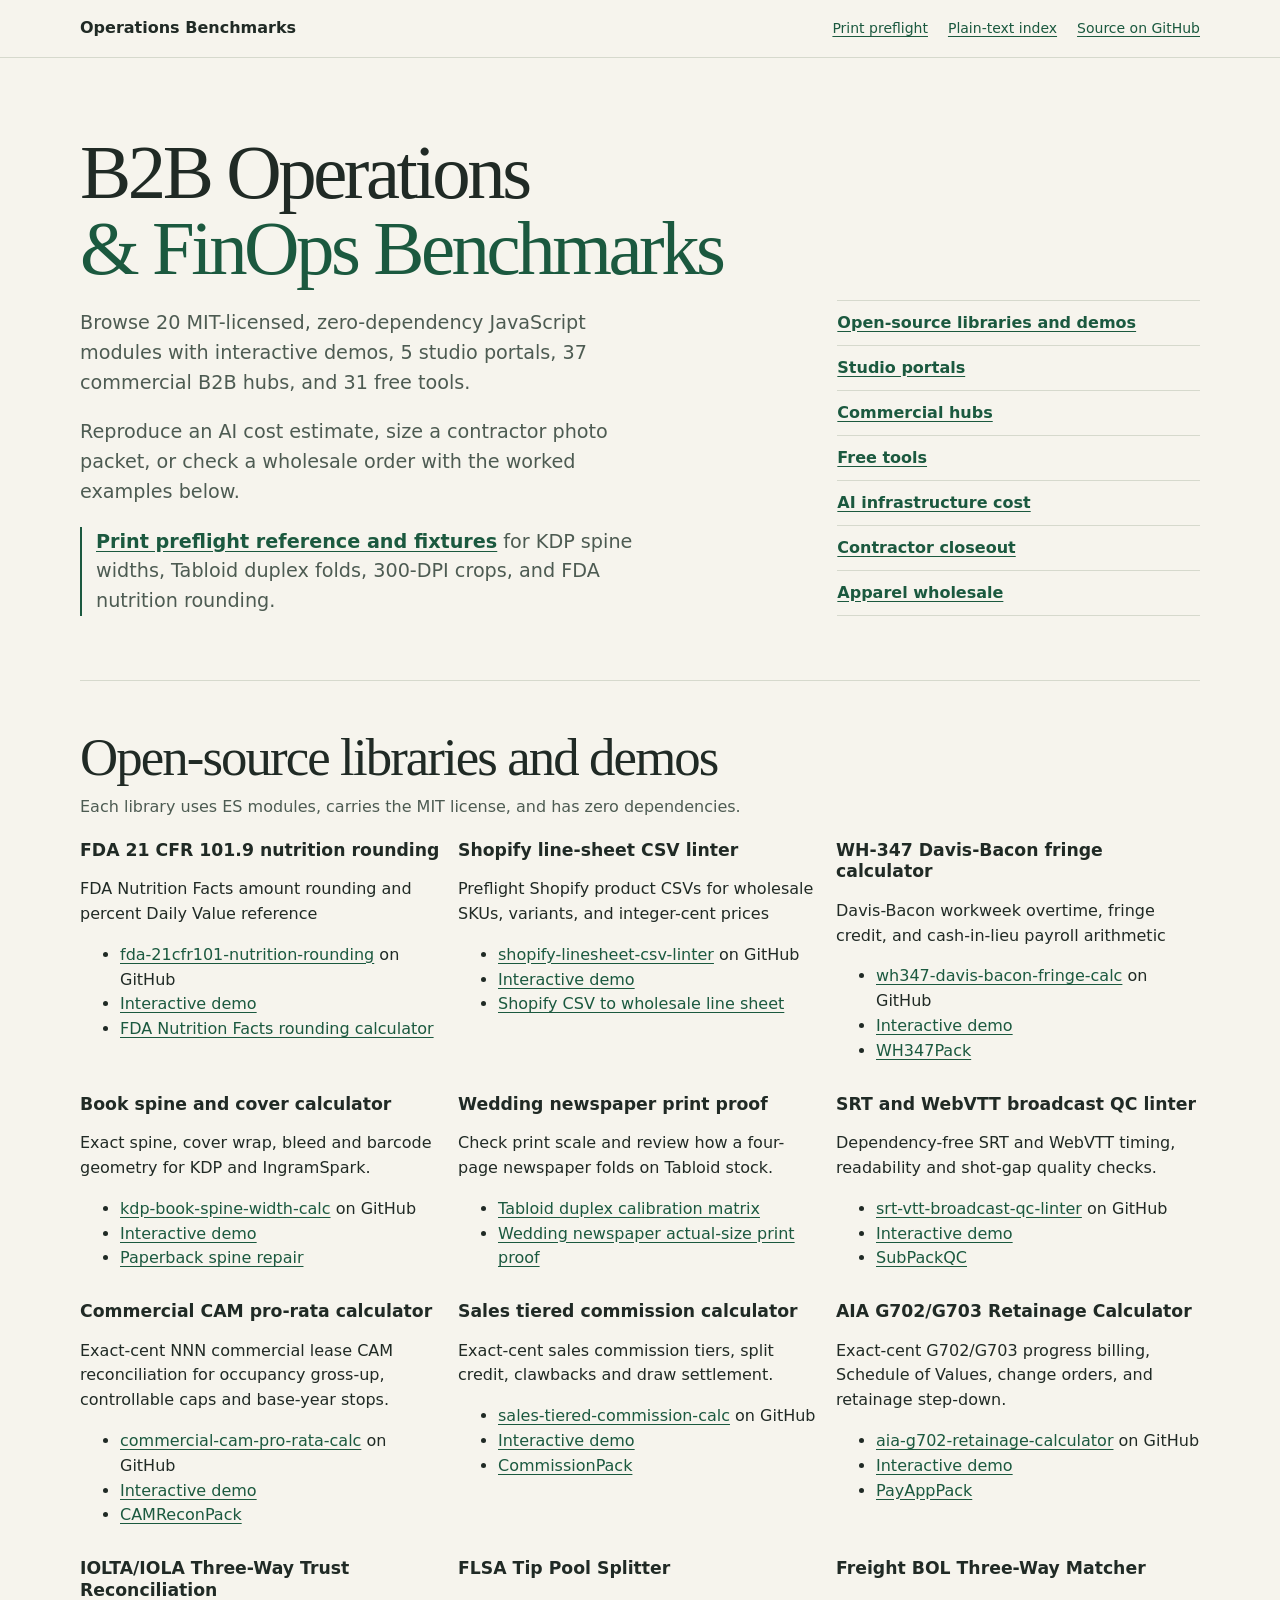
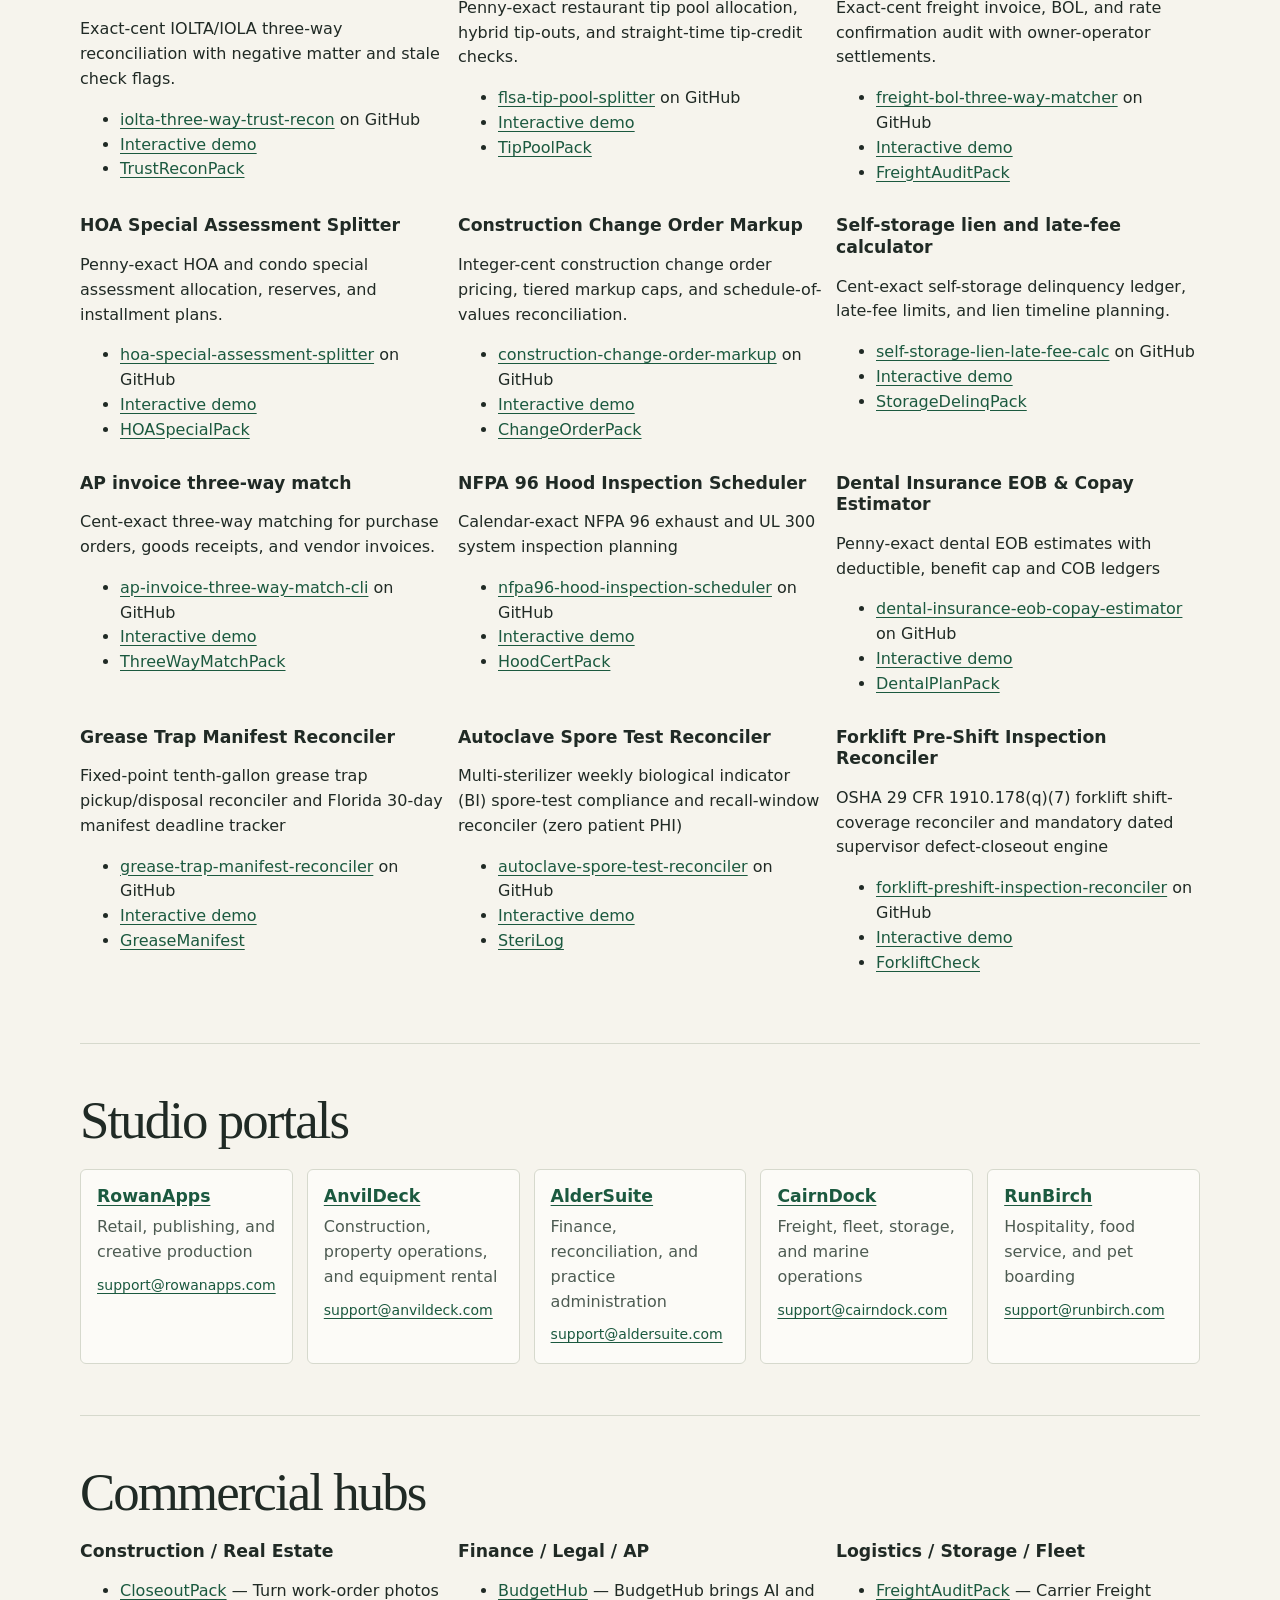
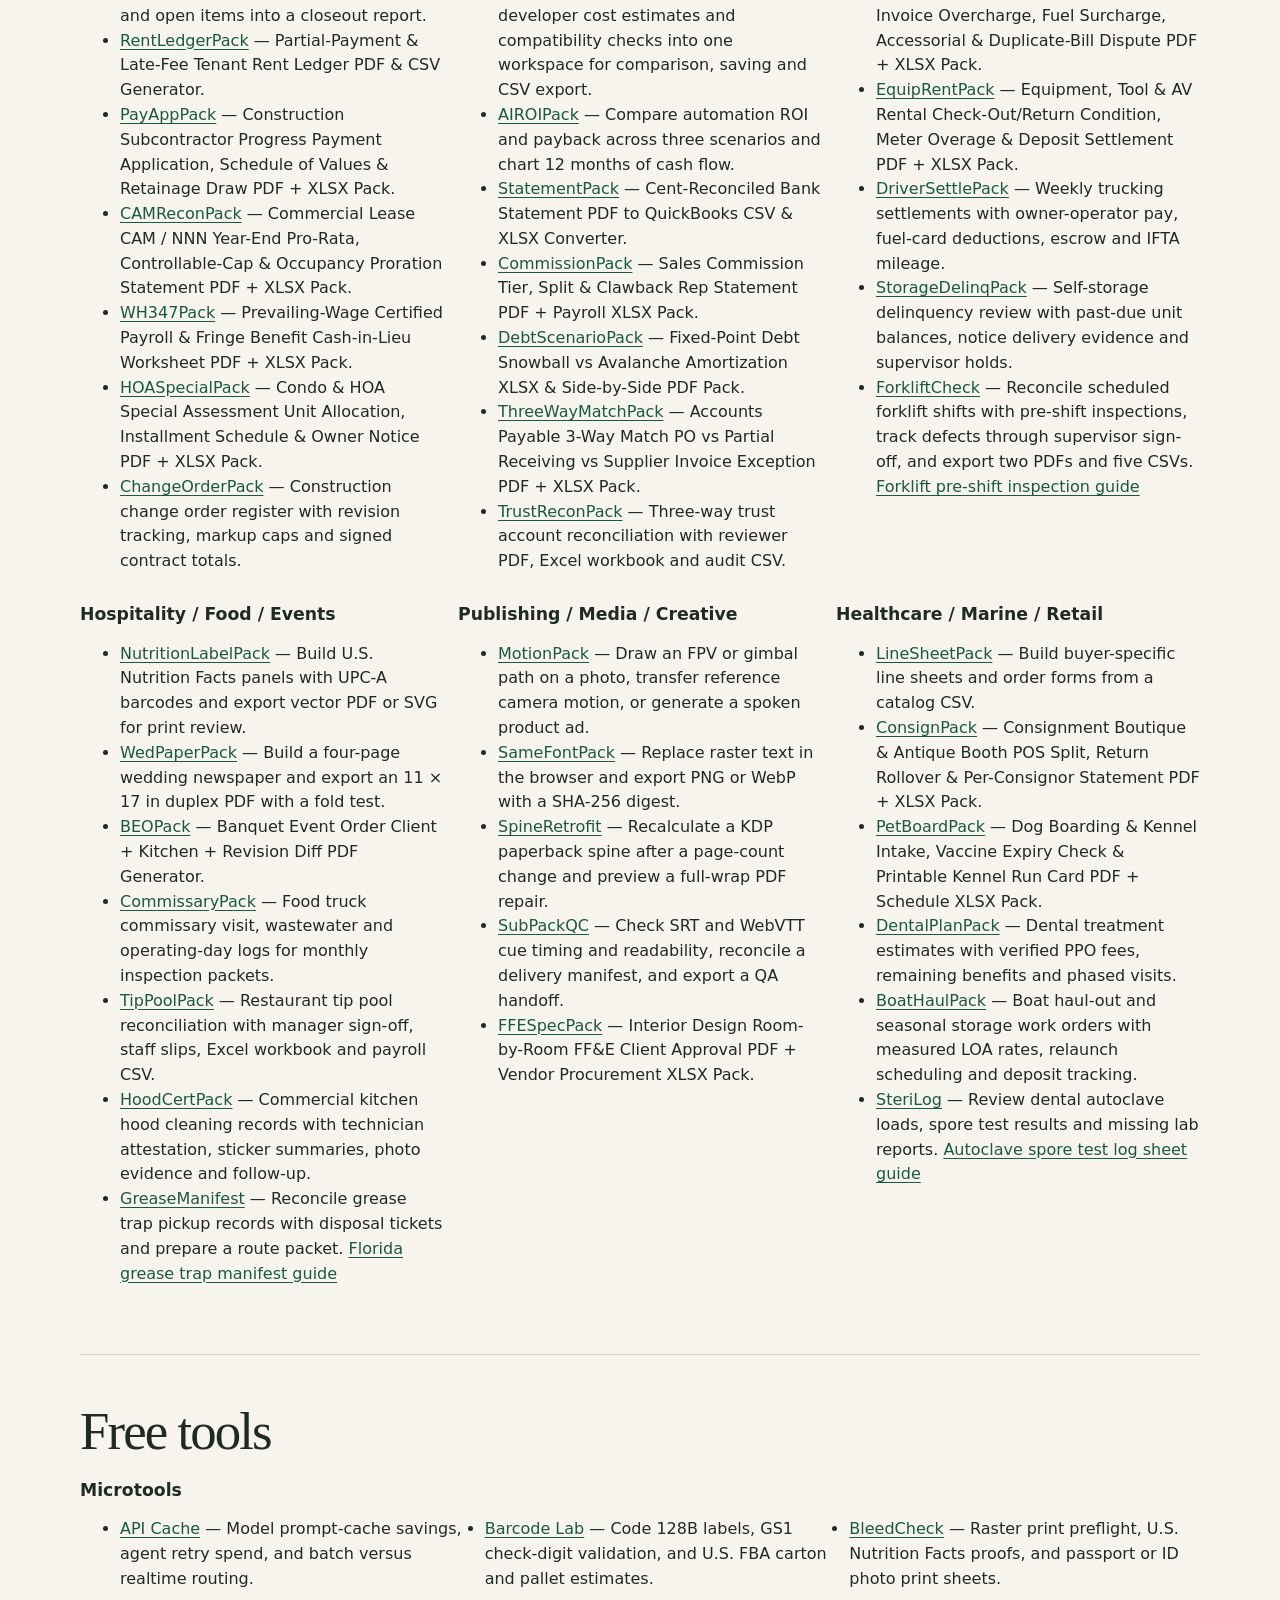
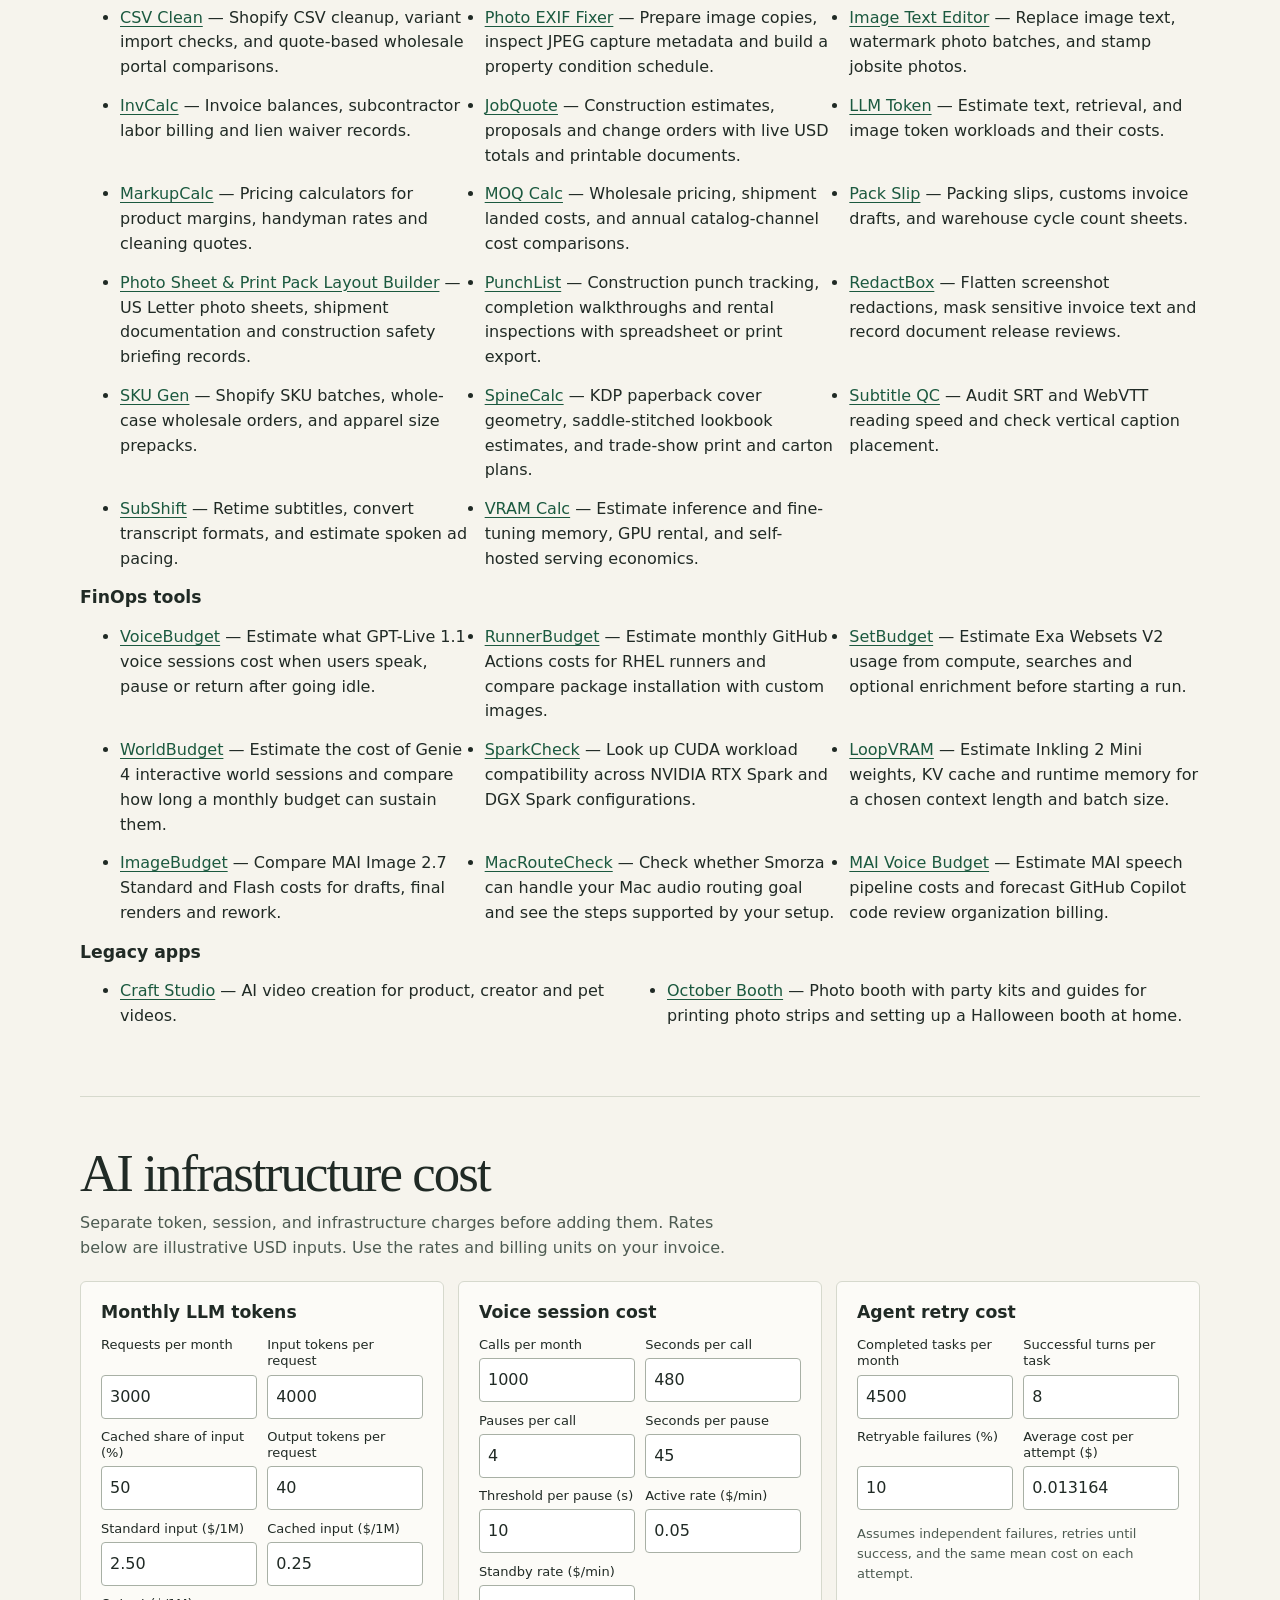
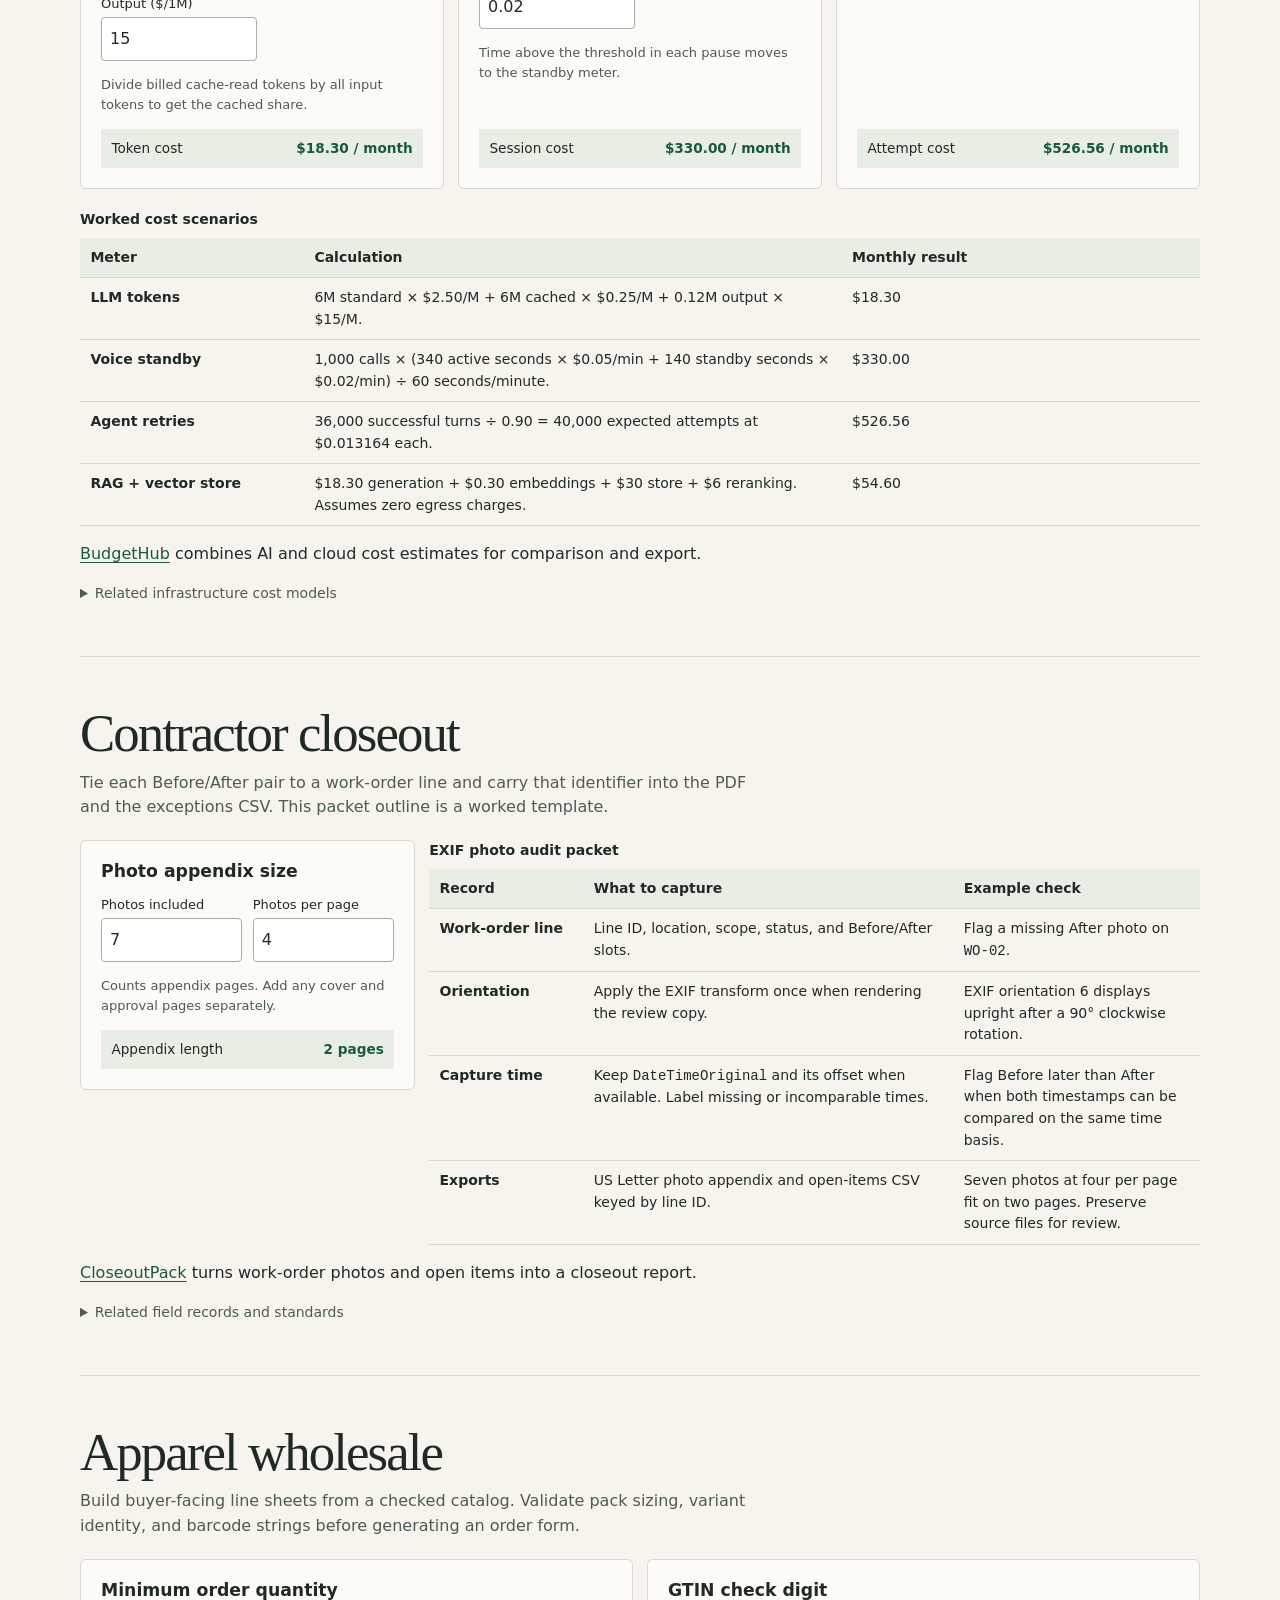
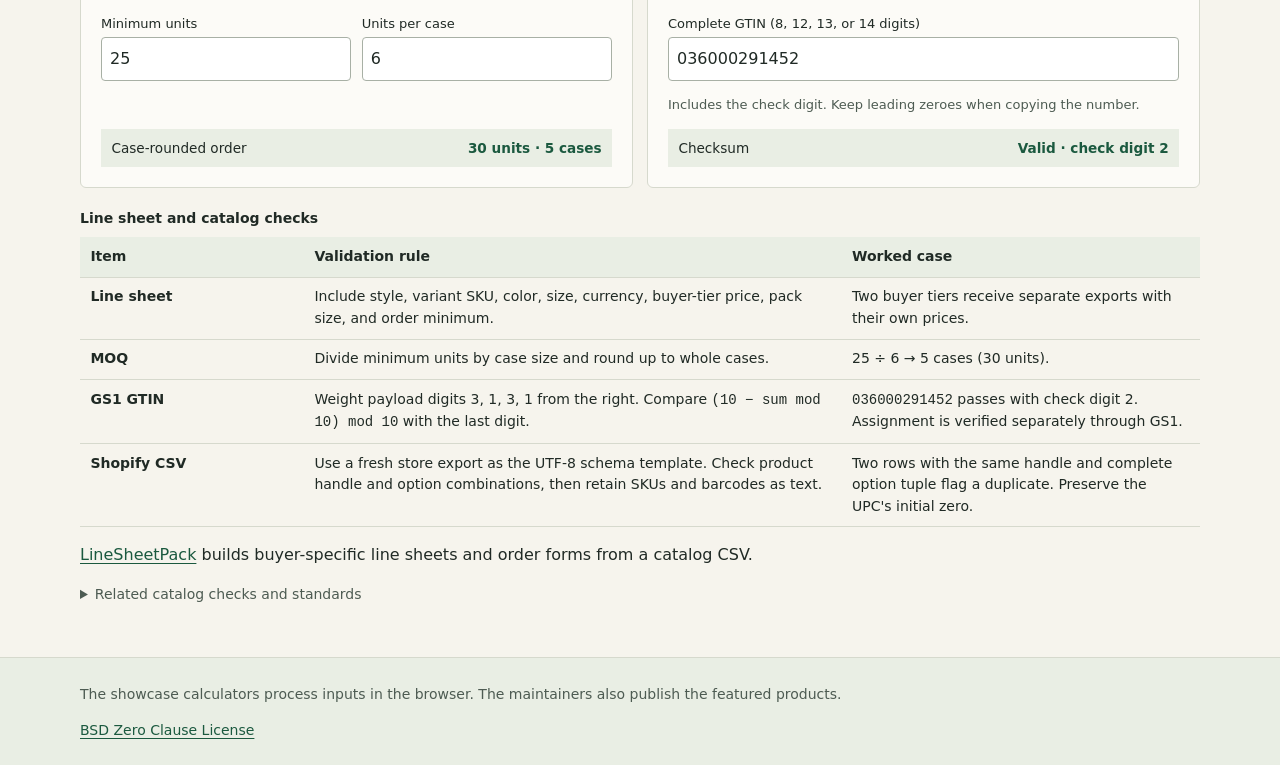
<file: index.html>
<!doctype html>
<html lang="en">
<head>
  <meta charset="utf-8">
  <meta http-equiv="Content-Security-Policy" content="default-src 'none'; script-src 'self'; style-src 'self'; base-uri 'none'; form-action 'none'">
  <meta name="viewport" content="width=device-width, initial-scale=1">
  <title>B2B Operations &amp; FinOps Benchmarks</title>
  <meta name="description" content="Browse 20 MIT-licensed, zero-dependency JavaScript modules with interactive demos, 5 studio portals, 37 commercial B2B hubs, and 31 free tools.">
  <link rel="canonical" href="https://shihaowei49-cloud.github.io/b2b-ops-finops-benchmarks/">
  <link rel="sitemap" type="application/xml" href="./sitemap.xml">
  <link rel="describedby" href="./llms.txt">
  <link rel="stylesheet" href="./styles.css">
  <script type="module" src="./app.mjs"></script>
</head>
<body>
  <a class="skip" href="#main">Skip to content</a>
  <header class="site-header">
    <div class="shell header-inner">
      <a class="brand" href="./">Operations Benchmarks</a>
      <nav aria-label="Project links">
        <a href="./print-preflight.html">Print preflight</a>
        <a href="./llms.txt">Plain-text index</a>
        <a href="https://github.com/shihaowei49-cloud/b2b-ops-finops-benchmarks">Source on GitHub</a>
      </nav>
    </div>
  </header>

  <main id="main" class="shell">
    <div class="intro">
      <div>
        <h1>B2B Operations <span>&amp; FinOps Benchmarks</span></h1>
        <p>Browse 20 MIT-licensed, zero-dependency JavaScript modules with interactive demos, 5 studio portals, 37 commercial B2B hubs, and 31 free tools.</p>
        <p>Reproduce an AI cost estimate, size a contractor photo packet, or check a wholesale order with the worked examples below.</p>
        <p class="notice"><a href="./print-preflight.html"><strong>Print preflight reference and fixtures</strong></a> for KDP spine widths, Tabloid duplex folds, 300-DPI crops, and FDA nutrition rounding.</p>
      </div>
      <nav class="contents" aria-label="On this page">
        <a href="#open-source-libraries">Open-source libraries and demos</a>
        <a href="#studio-portals">Studio portals</a>
        <a href="#commercial-hubs">Commercial hubs</a>
        <a href="#free-tools">Free tools</a>
        <a href="#finops">AI infrastructure cost</a>
        <a href="#closeout">Contractor closeout</a>
        <a href="#wholesale">Apparel wholesale</a>
      </nav>
    </div>

    <section id="open-source-libraries" aria-labelledby="libraries-title">
      <div class="section-heading">
        <h2 id="libraries-title">Open-source libraries and demos</h2>
        <p>Each library uses ES modules, carries the MIT license, and has zero dependencies.</p>
      </div>
      <div class="calculators">
        <article>
          <h3>FDA 21 CFR 101.9 nutrition rounding</h3>
          <p>FDA Nutrition Facts amount rounding and percent Daily Value reference</p>
          <ul>
            <li><a href="https://github.com/shihaowei49-cloud/fda-21cfr101-nutrition-rounding">fda-21cfr101-nutrition-rounding</a> on GitHub</li>
            <li><a href="https://shihaowei49-cloud.github.io/fda-21cfr101-nutrition-rounding/">Interactive demo</a></li>
            <li><a href="https://nutrition.rowanapps.com/tools/fda-nutrition-facts-rounding-calculator?utm_source=github_pages&amp;utm_medium=master_index&amp;utm_campaign=quality_wave_9">FDA Nutrition Facts rounding calculator</a></li>
          </ul>
        </article>
        <article>
          <h3>Shopify line-sheet CSV linter</h3>
          <p>Preflight Shopify product CSVs for wholesale SKUs, variants, and integer-cent prices</p>
          <ul>
            <li><a href="https://github.com/shihaowei49-cloud/shopify-linesheet-csv-linter">shopify-linesheet-csv-linter</a> on GitHub</li>
            <li><a href="https://shihaowei49-cloud.github.io/shopify-linesheet-csv-linter/">Interactive demo</a></li>
            <li><a href="https://linesheet.rowanapps.com/shopify-csv-to-line-sheet?utm_source=github_pages&amp;utm_medium=master_index&amp;utm_campaign=quality_wave_9">Shopify CSV to wholesale line sheet</a></li>
          </ul>
        </article>
        <article>
          <h3>WH-347 Davis-Bacon fringe calculator</h3>
          <p>Davis-Bacon workweek overtime, fringe credit, and cash-in-lieu payroll arithmetic</p>
          <ul>
            <li><a href="https://github.com/shihaowei49-cloud/wh347-davis-bacon-fringe-calc">wh347-davis-bacon-fringe-calc</a> on GitHub</li>
            <li><a href="https://shihaowei49-cloud.github.io/wh347-davis-bacon-fringe-calc/">Interactive demo</a></li>
            <li><a href="https://wh347.anvildeck.com/?utm_source=github_pages&amp;utm_medium=master_index&amp;utm_campaign=quality_wave_9">WH347Pack</a></li>
          </ul>
        </article>
        <article>
          <h3>Book spine and cover calculator</h3>
          <p>Exact spine, cover wrap, bleed and barcode geometry for KDP and IngramSpark.</p>
          <ul>
            <li><a href="https://github.com/shihaowei49-cloud/kdp-book-spine-width-calc">kdp-book-spine-width-calc</a> on GitHub</li>
            <li><a href="https://shihaowei49-cloud.github.io/kdp-book-spine-width-calc/">Interactive demo</a></li>
            <li><a href="https://spineretrofit.rowanapps.com/paperback-spine-repair?utm_source=github_pages&amp;utm_medium=master_index&amp;utm_campaign=quality_wave_9">Paperback spine repair</a></li>
          </ul>
        </article>
        <article>
          <h3>Wedding newspaper print proof</h3>
          <p>Check print scale and review how a four-page newspaper folds on Tabloid stock.</p>
          <ul>
            <li><a href="./print-preflight.html#tabloid-duplex">Tabloid duplex calibration matrix</a></li>
            <li><a href="https://wedpaper.rowanapps.com/wedding-newspaper-actual-size-print-proof?utm_source=github_pages&amp;utm_medium=master_index&amp;utm_campaign=quality_wave_9">Wedding newspaper actual-size print proof</a></li>
          </ul>
        </article>
        <article>
          <h3>SRT and WebVTT broadcast QC linter</h3>
          <p>Dependency-free SRT and WebVTT timing, readability and shot-gap quality checks.</p>
          <ul>
            <li><a href="https://github.com/shihaowei49-cloud/srt-vtt-broadcast-qc-linter">srt-vtt-broadcast-qc-linter</a> on GitHub</li>
            <li><a href="https://shihaowei49-cloud.github.io/srt-vtt-broadcast-qc-linter/">Interactive demo</a></li>
            <li><a href="https://subpackqc.rowanapps.com/?utm_source=github_pages&amp;utm_medium=master_index&amp;utm_campaign=quality_wave_9">SubPackQC</a></li>
          </ul>
        </article>
        <article>
          <h3>Commercial CAM pro-rata calculator</h3>
          <p>Exact-cent NNN commercial lease CAM reconciliation for occupancy gross-up, controllable caps and base-year stops.</p>
          <ul>
            <li><a href="https://github.com/shihaowei49-cloud/commercial-cam-pro-rata-calc">commercial-cam-pro-rata-calc</a> on GitHub</li>
            <li><a href="https://shihaowei49-cloud.github.io/commercial-cam-pro-rata-calc/">Interactive demo</a></li>
            <li><a href="https://camrecon.anvildeck.com/?utm_source=github_pages&amp;utm_medium=master_index&amp;utm_campaign=quality_wave_9">CAMReconPack</a></li>
          </ul>
        </article>
        <article>
          <h3>Sales tiered commission calculator</h3>
          <p>Exact-cent sales commission tiers, split credit, clawbacks and draw settlement.</p>
          <ul>
            <li><a href="https://github.com/shihaowei49-cloud/sales-tiered-commission-calc">sales-tiered-commission-calc</a> on GitHub</li>
            <li><a href="https://shihaowei49-cloud.github.io/sales-tiered-commission-calc/">Interactive demo</a></li>
            <li><a href="https://commissionpack.aldersuite.com/?utm_source=github_pages&amp;utm_medium=master_index&amp;utm_campaign=quality_wave_9">CommissionPack</a></li>
          </ul>
        </article>
        <article>
          <h3>AIA G702/G703 Retainage Calculator</h3>
          <p>Exact-cent G702/G703 progress billing, Schedule of Values, change orders, and retainage step-down.</p>
          <ul>
            <li><a href="https://github.com/shihaowei49-cloud/aia-g702-retainage-calculator">aia-g702-retainage-calculator</a> on GitHub</li>
            <li><a href="https://shihaowei49-cloud.github.io/aia-g702-retainage-calculator/">Interactive demo</a></li>
            <li><a href="https://payapp.anvildeck.com/?utm_source=github_pages&amp;utm_medium=master_index&amp;utm_campaign=quality_wave_9">PayAppPack</a></li>
          </ul>
        </article>
        <article>
          <h3>IOLTA/IOLA Three-Way Trust Reconciliation</h3>
          <p>Exact-cent IOLTA/IOLA three-way reconciliation with negative matter and stale check flags.</p>
          <ul>
            <li><a href="https://github.com/shihaowei49-cloud/iolta-three-way-trust-recon">iolta-three-way-trust-recon</a> on GitHub</li>
            <li><a href="https://shihaowei49-cloud.github.io/iolta-three-way-trust-recon/">Interactive demo</a></li>
            <li><a href="https://trustrecon.aldersuite.com/?utm_source=github_pages&amp;utm_medium=master_index&amp;utm_campaign=quality_wave_9">TrustReconPack</a></li>
          </ul>
        </article>
        <article>
          <h3>FLSA Tip Pool Splitter</h3>
          <p>Penny-exact restaurant tip pool allocation, hybrid tip-outs, and straight-time tip-credit checks.</p>
          <ul>
            <li><a href="https://github.com/shihaowei49-cloud/flsa-tip-pool-splitter">flsa-tip-pool-splitter</a> on GitHub</li>
            <li><a href="https://shihaowei49-cloud.github.io/flsa-tip-pool-splitter/">Interactive demo</a></li>
            <li><a href="https://tippool.runbirch.com/?utm_source=github_pages&amp;utm_medium=master_index&amp;utm_campaign=quality_wave_9">TipPoolPack</a></li>
          </ul>
        </article>
        <article>
          <h3>Freight BOL Three-Way Matcher</h3>
          <p>Exact-cent freight invoice, BOL, and rate confirmation audit with owner-operator settlements.</p>
          <ul>
            <li><a href="https://github.com/shihaowei49-cloud/freight-bol-three-way-matcher">freight-bol-three-way-matcher</a> on GitHub</li>
            <li><a href="https://shihaowei49-cloud.github.io/freight-bol-three-way-matcher/">Interactive demo</a></li>
            <li><a href="https://freightaudit.cairndock.com/?utm_source=github_pages&amp;utm_medium=master_index&amp;utm_campaign=quality_wave_9">FreightAuditPack</a></li>
          </ul>
        </article>
        <article>
          <h3>HOA Special Assessment Splitter</h3>
          <p>Penny-exact HOA and condo special assessment allocation, reserves, and installment plans.</p>
          <ul>
            <li><a href="https://github.com/shihaowei49-cloud/hoa-special-assessment-splitter">hoa-special-assessment-splitter</a> on GitHub</li>
            <li><a href="https://shihaowei49-cloud.github.io/hoa-special-assessment-splitter/">Interactive demo</a></li>
            <li><a href="https://hoaspecial.anvildeck.com/?utm_source=github_pages&amp;utm_medium=master_index&amp;utm_campaign=quality_wave_9">HOASpecialPack</a></li>
          </ul>
        </article>
        <article>
          <h3>Construction Change Order Markup</h3>
          <p>Integer-cent construction change order pricing, tiered markup caps, and schedule-of-values reconciliation.</p>
          <ul>
            <li><a href="https://github.com/shihaowei49-cloud/construction-change-order-markup">construction-change-order-markup</a> on GitHub</li>
            <li><a href="https://shihaowei49-cloud.github.io/construction-change-order-markup/">Interactive demo</a></li>
            <li><a href="https://changeorder.anvildeck.com/?utm_source=github_pages&amp;utm_medium=master_index&amp;utm_campaign=quality_wave_9">ChangeOrderPack</a></li>
          </ul>
        </article>
        <article>
          <h3>Self-storage lien and late-fee calculator</h3>
          <p>Cent-exact self-storage delinquency ledger, late-fee limits, and lien timeline planning.</p>
          <ul>
            <li><a href="https://github.com/shihaowei49-cloud/self-storage-lien-late-fee-calc">self-storage-lien-late-fee-calc</a> on GitHub</li>
            <li><a href="https://shihaowei49-cloud.github.io/self-storage-lien-late-fee-calc/">Interactive demo</a></li>
            <li><a href="https://storagedelinq.cairndock.com/?utm_source=github_pages&amp;utm_medium=master_index&amp;utm_campaign=quality_wave_9">StorageDelinqPack</a></li>
          </ul>
        </article>
        <article>
          <h3>AP invoice three-way match</h3>
          <p>Cent-exact three-way matching for purchase orders, goods receipts, and vendor invoices.</p>
          <ul>
            <li><a href="https://github.com/shihaowei49-cloud/ap-invoice-three-way-match-cli">ap-invoice-three-way-match-cli</a> on GitHub</li>
            <li><a href="https://shihaowei49-cloud.github.io/ap-invoice-three-way-match-cli/">Interactive demo</a></li>
            <li><a href="https://threewaymatch.aldersuite.com/?utm_source=github_pages&amp;utm_medium=master_index&amp;utm_campaign=quality_wave_9">ThreeWayMatchPack</a></li>
          </ul>
        </article>
        <article>
          <h3>NFPA 96 Hood Inspection Scheduler</h3>
          <p>Calendar-exact NFPA 96 exhaust and UL 300 system inspection planning</p>
          <ul>
            <li><a href="https://github.com/shihaowei49-cloud/nfpa96-hood-inspection-scheduler">nfpa96-hood-inspection-scheduler</a> on GitHub</li>
            <li><a href="https://shihaowei49-cloud.github.io/nfpa96-hood-inspection-scheduler/">Interactive demo</a></li>
            <li><a href="https://hoodcert.runbirch.com/?utm_source=github_pages&amp;utm_medium=master_index&amp;utm_campaign=quality_wave_9">HoodCertPack</a></li>
          </ul>
        </article>
        <article>
          <h3>Dental Insurance EOB &amp; Copay Estimator</h3>
          <p>Penny-exact dental EOB estimates with deductible, benefit cap and COB ledgers</p>
          <ul>
            <li><a href="https://github.com/shihaowei49-cloud/dental-insurance-eob-copay-estimator">dental-insurance-eob-copay-estimator</a> on GitHub</li>
            <li><a href="https://shihaowei49-cloud.github.io/dental-insurance-eob-copay-estimator/">Interactive demo</a></li>
            <li><a href="https://dentalplan.aldersuite.com/?utm_source=github_pages&amp;utm_medium=master_index&amp;utm_campaign=quality_wave_9">DentalPlanPack</a></li>
          </ul>
        </article>
        <article>
          <h3>Grease Trap Manifest Reconciler</h3>
          <p>Fixed-point tenth-gallon grease trap pickup/disposal reconciler and Florida 30-day manifest deadline tracker</p>
          <ul>
            <li><a href="https://github.com/shihaowei49-cloud/grease-trap-manifest-reconciler">grease-trap-manifest-reconciler</a> on GitHub</li>
            <li><a href="https://shihaowei49-cloud.github.io/grease-trap-manifest-reconciler/">Interactive demo</a></li>
            <li><a href="https://greasemanifest.runbirch.com/?utm_source=github_pages&amp;utm_medium=master_index&amp;utm_campaign=quality_wave_9">GreaseManifest</a></li>
          </ul>
        </article>
        <article>
          <h3>Autoclave Spore Test Reconciler</h3>
          <p>Multi-sterilizer weekly biological indicator (BI) spore-test compliance and recall-window reconciler (zero patient PHI)</p>
          <ul>
            <li><a href="https://github.com/shihaowei49-cloud/autoclave-spore-test-reconciler">autoclave-spore-test-reconciler</a> on GitHub</li>
            <li><a href="https://shihaowei49-cloud.github.io/autoclave-spore-test-reconciler/">Interactive demo</a></li>
            <li><a href="https://sterilog.aldersuite.com/?utm_source=github_pages&amp;utm_medium=master_index&amp;utm_campaign=quality_wave_9">SteriLog</a></li>
          </ul>
        </article>
        <article>
          <h3>Forklift Pre-Shift Inspection Reconciler</h3>
          <p>OSHA 29 CFR 1910.178(q)(7) forklift shift-coverage reconciler and mandatory dated supervisor defect-closeout engine</p>
          <ul>
            <li><a href="https://github.com/shihaowei49-cloud/forklift-preshift-inspection-reconciler">forklift-preshift-inspection-reconciler</a> on GitHub</li>
            <li><a href="https://shihaowei49-cloud.github.io/forklift-preshift-inspection-reconciler/">Interactive demo</a></li>
            <li><a href="https://forkliftcheck.cairndock.com/?utm_source=github_pages&amp;utm_medium=master_index&amp;utm_campaign=quality_wave_9">ForkliftCheck</a></li>
          </ul>
        </article>
      </div>
    </section>

    <section id="studio-portals" aria-labelledby="studios-title">
      <div class="section-heading">
        <h2 id="studios-title">Studio portals</h2>
      </div>
      <ul class="studio-grid">
        <li>
          <h3><a href="https://rowanapps.com/">RowanApps</a></h3>
          <p>Retail, publishing, and creative production</p>
          <a href="mailto:support@rowanapps.com">support@rowanapps.com</a>
        </li>
        <li>
          <h3><a href="https://anvildeck.com/">AnvilDeck</a></h3>
          <p>Construction, property operations, and equipment rental</p>
          <a href="mailto:support@anvildeck.com">support@anvildeck.com</a>
        </li>
        <li>
          <h3><a href="https://aldersuite.com/">AlderSuite</a></h3>
          <p>Finance, reconciliation, and practice administration</p>
          <a href="mailto:support@aldersuite.com">support@aldersuite.com</a>
        </li>
        <li>
          <h3><a href="https://cairndock.com/">CairnDock</a></h3>
          <p>Freight, fleet, storage, and marine operations</p>
          <a href="mailto:support@cairndock.com">support@cairndock.com</a>
        </li>
        <li>
          <h3><a href="https://runbirch.com/">RunBirch</a></h3>
          <p>Hospitality, food service, and pet boarding</p>
          <a href="mailto:support@runbirch.com">support@runbirch.com</a>
        </li>
      </ul>
    </section>

    <section id="commercial-hubs" aria-labelledby="hubs-title">
      <div class="section-heading">
        <h2 id="hubs-title">Commercial hubs</h2>
      </div>
      <div class="calculators">
        <div>
          <h3>Construction / Real Estate</h3>
          <ul>
            <li><a href="https://closeout.anvildeck.com/">CloseoutPack</a> — Turn work-order photos and open items into a closeout report.</li>
            <li><a href="https://rentledger.anvildeck.com/">RentLedgerPack</a> — Partial-Payment &amp; Late-Fee Tenant Rent Ledger PDF &amp; CSV Generator.</li>
            <li><a href="https://payapp.anvildeck.com/">PayAppPack</a> — Construction Subcontractor Progress Payment Application, Schedule of Values &amp; Retainage Draw PDF + XLSX Pack.</li>
            <li><a href="https://camrecon.anvildeck.com/">CAMReconPack</a> — Commercial Lease CAM / NNN Year-End Pro-Rata, Controllable-Cap &amp; Occupancy Proration Statement PDF + XLSX Pack.</li>
            <li><a href="https://wh347.anvildeck.com/">WH347Pack</a> — Prevailing-Wage Certified Payroll &amp; Fringe Benefit Cash-in-Lieu Worksheet PDF + XLSX Pack.</li>
            <li><a href="https://hoaspecial.anvildeck.com/">HOASpecialPack</a> — Condo &amp; HOA Special Assessment Unit Allocation, Installment Schedule &amp; Owner Notice PDF + XLSX Pack.</li>
            <li><a href="https://changeorder.anvildeck.com/">ChangeOrderPack</a> — Construction change order register with revision tracking, markup caps and signed contract totals.</li>
          </ul>
        </div>
        <div>
          <h3>Finance / Legal / AP</h3>
          <ul>
            <li><a href="https://budgethub.aldersuite.com/">BudgetHub</a> — BudgetHub brings AI and developer cost estimates and compatibility checks into one workspace for comparison, saving and CSV export.</li>
            <li><a href="https://airoipack.aldersuite.com/">AIROIPack</a> — Compare automation ROI and payback across three scenarios and chart 12 months of cash flow.</li>
            <li><a href="https://statementpack.aldersuite.com/">StatementPack</a> — Cent-Reconciled Bank Statement PDF to QuickBooks CSV &amp; XLSX Converter.</li>
            <li><a href="https://commissionpack.aldersuite.com/">CommissionPack</a> — Sales Commission Tier, Split &amp; Clawback Rep Statement PDF + Payroll XLSX Pack.</li>
            <li><a href="https://debtscenario.aldersuite.com/">DebtScenarioPack</a> — Fixed-Point Debt Snowball vs Avalanche Amortization XLSX &amp; Side-by-Side PDF Pack.</li>
            <li><a href="https://threewaymatch.aldersuite.com/">ThreeWayMatchPack</a> — Accounts Payable 3-Way Match PO vs Partial Receiving vs Supplier Invoice Exception PDF + XLSX Pack.</li>
            <li><a href="https://trustrecon.aldersuite.com/">TrustReconPack</a> — Three-way trust account reconciliation with reviewer PDF, Excel workbook and audit CSV.</li>
          </ul>
        </div>
        <div>
          <h3>Logistics / Storage / Fleet</h3>
          <ul>
            <li><a href="https://freightaudit.cairndock.com/">FreightAuditPack</a> — Carrier Freight Invoice Overcharge, Fuel Surcharge, Accessorial &amp; Duplicate-Bill Dispute PDF + XLSX Pack.</li>
            <li><a href="https://equiprent.anvildeck.com/">EquipRentPack</a> — Equipment, Tool &amp; AV Rental Check-Out/Return Condition, Meter Overage &amp; Deposit Settlement PDF + XLSX Pack.</li>
            <li><a href="https://driversettle.cairndock.com/">DriverSettlePack</a> — Weekly trucking settlements with owner-operator pay, fuel-card deductions, escrow and IFTA mileage.</li>
            <li><a href="https://storagedelinq.cairndock.com/">StorageDelinqPack</a> — Self-storage delinquency review with past-due unit balances, notice delivery evidence and supervisor holds.</li>
            <li><a href="https://forkliftcheck.cairndock.com/">ForkliftCheck</a> — Reconcile scheduled forklift shifts with pre-shift inspections, track defects through supervisor sign-off, and export two PDFs and five CSVs. <a href="https://forkliftcheck.cairndock.com/guides/forklift-pre-shift-inspection-checklist-guide">Forklift pre-shift inspection guide</a></li>
          </ul>
        </div>
        <div>
          <h3>Hospitality / Food / Events</h3>
          <ul>
            <li><a href="https://nutrition.rowanapps.com/">NutritionLabelPack</a> — Build U.S. Nutrition Facts panels with UPC-A barcodes and export vector PDF or SVG for print review.</li>
            <li><a href="https://wedpaper.rowanapps.com/">WedPaperPack</a> — Build a four-page wedding newspaper and export an 11 × 17 in duplex PDF with a fold test.</li>
            <li><a href="https://beopack.runbirch.com/">BEOPack</a> — Banquet Event Order Client + Kitchen + Revision Diff PDF Generator.</li>
            <li><a href="https://commissary.runbirch.com/">CommissaryPack</a> — Food truck commissary visit, wastewater and operating-day logs for monthly inspection packets.</li>
            <li><a href="https://tippool.runbirch.com/">TipPoolPack</a> — Restaurant tip pool reconciliation with manager sign-off, staff slips, Excel workbook and payroll CSV.</li>
            <li><a href="https://hoodcert.runbirch.com/">HoodCertPack</a> — Commercial kitchen hood cleaning records with technician attestation, sticker summaries, photo evidence and follow-up.</li>
            <li><a href="https://greasemanifest.runbirch.com/">GreaseManifest</a> — Reconcile grease trap pickup records with disposal tickets and prepare a route packet. <a href="https://greasemanifest.runbirch.com/guides/florida-grease-trap-manifest-30-day-rule">Florida grease trap manifest guide</a></li>
          </ul>
        </div>
        <div>
          <h3>Publishing / Media / Creative</h3>
          <ul>
            <li id="motionpack"><a href="https://motionpack.rowanapps.com/">MotionPack</a> — Draw an FPV or gimbal path on a photo, transfer reference camera motion, or generate a spoken product ad.</li>
            <li><a href="https://samefont.rowanapps.com/">SameFontPack</a> — Replace raster text in the browser and export PNG or WebP with a SHA-256 digest.</li>
            <li><a href="https://spineretrofit.rowanapps.com/">SpineRetrofit</a> — Recalculate a KDP paperback spine after a page-count change and preview a full-wrap PDF repair.</li>
            <li><a href="https://subpackqc.rowanapps.com/">SubPackQC</a> — Check SRT and WebVTT cue timing and readability, reconcile a delivery manifest, and export a QA handoff.</li>
            <li><a href="https://ffespec.anvildeck.com/">FFESpecPack</a> — Interior Design Room-by-Room FF&amp;E Client Approval PDF + Vendor Procurement XLSX Pack.</li>
          </ul>
        </div>
        <div>
          <h3>Healthcare / Marine / Retail</h3>
          <ul>
            <li><a href="https://linesheet.rowanapps.com/">LineSheetPack</a> — Build buyer-specific line sheets and order forms from a catalog CSV.</li>
            <li><a href="https://consignpack.rowanapps.com/">ConsignPack</a> — Consignment Boutique &amp; Antique Booth POS Split, Return Rollover &amp; Per-Consignor Statement PDF + XLSX Pack.</li>
            <li><a href="https://petboard.runbirch.com/">PetBoardPack</a> — Dog Boarding &amp; Kennel Intake, Vaccine Expiry Check &amp; Printable Kennel Run Card PDF + Schedule XLSX Pack.</li>
            <li><a href="https://dentalplan.aldersuite.com/">DentalPlanPack</a> — Dental treatment estimates with verified PPO fees, remaining benefits and phased visits.</li>
            <li><a href="https://boathaul.cairndock.com/">BoatHaulPack</a> — Boat haul-out and seasonal storage work orders with measured LOA rates, relaunch scheduling and deposit tracking.</li>
            <li><a href="https://sterilog.aldersuite.com/">SteriLog</a> — Review dental autoclave loads, spore test results and missing lab reports. <a href="https://sterilog.aldersuite.com/guides/autoclave-spore-test-log-sheet-guide">Autoclave spore test log sheet guide</a></li>
          </ul>
        </div>
      </div>
    </section>

    <section id="free-tools" aria-labelledby="tools-title">
      <div class="section-heading">
        <h2 id="tools-title">Free tools</h2>
      </div>
      <h3>Microtools</h3>
      <ul class="calculators">
        <li><a href="https://apicache.shihaoeth.site/">API Cache</a> — Model prompt-cache savings, agent retry spend, and batch versus realtime routing.</li>
        <li><a href="https://barcodelab.shihaoeth.site/">Barcode Lab</a> — Code 128B labels, GS1 check-digit validation, and U.S. FBA carton and pallet estimates.</li>
        <li><a href="https://bleedcheck.shihaoeth.site/">BleedCheck</a> — Raster print preflight, U.S. Nutrition Facts proofs, and passport or ID photo print sheets.</li>
        <li><a href="https://csvclean.shihaoeth.site/">CSV Clean</a> — Shopify CSV cleanup, variant import checks, and quote-based wholesale portal comparisons.</li>
        <li><a href="https://exifstrip.shihaoeth.site/">Photo EXIF Fixer</a> — Prepare image copies, inspect JPEG capture metadata and build a property condition schedule.</li>
        <li><a href="https://imgtext.shihaoeth.site/">Image Text Editor</a> — Replace image text, watermark photo batches, and stamp jobsite photos.</li>
        <li><a href="https://invcalc.shihaoeth.site/">InvCalc</a> — Invoice balances, subcontractor labor billing and lien waiver records.</li>
        <li><a href="https://jobquote.shihaoeth.site/">JobQuote</a> — Construction estimates, proposals and change orders with live USD totals and printable documents.</li>
        <li><a href="https://llmtoken.shihaoeth.site/">LLM Token</a> — Estimate text, retrieval, and image token workloads and their costs.</li>
        <li><a href="https://markupcalc.shihaoeth.site/">MarkupCalc</a> — Pricing calculators for product margins, handyman rates and cleaning quotes.</li>
        <li><a href="https://moqcalc.shihaoeth.site/">MOQ Calc</a> — Wholesale pricing, shipment landed costs, and annual catalog-channel cost comparisons.</li>
        <li><a href="https://packslip.shihaoeth.site/">Pack Slip</a> — Packing slips, customs invoice drafts, and warehouse cycle count sheets.</li>
        <li><a href="https://pdfmerge.shihaoeth.site/">Photo Sheet &amp; Print Pack Layout Builder</a> — US Letter photo sheets, shipment documentation and construction safety briefing records.</li>
        <li><a href="https://punchlist.shihaoeth.site/">PunchList</a> — Construction punch tracking, completion walkthroughs and rental inspections with spreadsheet or print export.</li>
        <li><a href="https://redactbox.shihaoeth.site/">RedactBox</a> — Flatten screenshot redactions, mask sensitive invoice text and record document release reviews.</li>
        <li><a href="https://skugen.shihaoeth.site/">SKU Gen</a> — Shopify SKU batches, whole-case wholesale orders, and apparel size prepacks.</li>
        <li><a href="https://spinecalc.shihaoeth.site/">SpineCalc</a> — KDP paperback cover geometry, saddle-stitched lookbook estimates, and trade-show print and carton plans.</li>
        <li><a href="https://srtqc.shihaoeth.site/">Subtitle QC</a> — Audit SRT and WebVTT reading speed and check vertical caption placement.</li>
        <li><a href="https://subshift.shihaoeth.site/">SubShift</a> — Retime subtitles, convert transcript formats, and estimate spoken ad pacing.</li>
        <li><a href="https://vramcalc.shihaoeth.site/">VRAM Calc</a> — Estimate inference and fine-tuning memory, GPU rental, and self-hosted serving economics.</li>
      </ul>

      <h3>FinOps tools</h3>
      <ul class="calculators">
        <li><a href="https://voicebudget.shihaoeth.site/">VoiceBudget</a> — Estimate what GPT-Live 1.1 voice sessions cost when users speak, pause or return after going idle.</li>
        <li><a href="https://runnerbudget.shihaoeth.site/">RunnerBudget</a> — Estimate monthly GitHub Actions costs for RHEL runners and compare package installation with custom images.</li>
        <li><a href="https://setbudget.shihaoeth.site/">SetBudget</a> — Estimate Exa Websets V2 usage from compute, searches and optional enrichment before starting a run.</li>
        <li><a href="https://worldbudget.shihaoeth.site/">WorldBudget</a> — Estimate the cost of Genie 4 interactive world sessions and compare how long a monthly budget can sustain them.</li>
        <li><a href="https://sparkcheck.shihaoeth.site/">SparkCheck</a> — Look up CUDA workload compatibility across NVIDIA RTX Spark and DGX Spark configurations.</li>
        <li><a href="https://loopvram.shihaoeth.site/">LoopVRAM</a> — Estimate Inkling 2 Mini weights, KV cache and runtime memory for a chosen context length and batch size.</li>
        <li><a href="https://imagebudget.shihaoeth.site/">ImageBudget</a> — Compare MAI Image 2.7 Standard and Flash costs for drafts, final renders and rework.</li>
        <li><a href="https://macroute.shihaoeth.site/">MacRouteCheck</a> — Check whether Smorza can handle your Mac audio routing goal and see the steps supported by your setup.</li>
        <li><a href="https://maivoice.shihaoeth.site/">MAI Voice Budget</a> — Estimate MAI speech pipeline costs and forecast GitHub Copilot code review organization billing.</li>
      </ul>

      <h3>Legacy apps</h3>
      <ul class="calculators">
        <li><a href="https://craft.shihaoeth.site/">Craft Studio</a> — AI video creation for product, creator and pet videos.</li>
        <li><a href="https://october.shihaoeth.site/">October Booth</a> — Photo booth with party kits and guides for printing photo strips and setting up a Halloween booth at home.</li>
      </ul>
    </section>

    <noscript><p class="notice">Enable JavaScript to recalculate. The tables show the worked results for the prefilled inputs.</p></noscript>

    <section id="finops" aria-labelledby="finops-title">
      <div class="section-heading">
        <h2 id="finops-title">AI infrastructure cost</h2>
        <p>Separate token, session, and infrastructure charges before adding them. Rates below are illustrative USD inputs. Use the rates and billing units on your invoice.</p>
      </div>

      <div class="calculators">
        <form data-calculator="llm" aria-labelledby="llm-title">
          <h3 id="llm-title">Monthly LLM tokens</h3>
          <fieldset class="fields" disabled>
            <label>Requests per month<input name="requests" type="number" min="0" value="3000" required></label>
            <label>Input tokens per request<input name="inputTokens" type="number" min="0" value="4000" required></label>
            <label>Cached share of input (%)<input name="cachedPercent" type="number" min="0" max="100" step="any" value="50" required></label>
            <label>Output tokens per request<input name="outputTokens" type="number" min="0" value="40" required></label>
            <label>Standard input ($/1M)<input name="inputRate" type="number" min="0" step="any" value="2.50" required></label>
            <label>Cached input ($/1M)<input name="cachedRate" type="number" min="0" step="any" value="0.25" required></label>
            <label>Output ($/1M)<input name="outputRate" type="number" min="0" step="any" value="15" required></label>
          </fieldset>
          <p class="field-note">Divide billed cache-read tokens by all input tokens to get the cached share.</p>
          <label class="result" for="llm-result">Token cost <output id="llm-result" aria-live="polite">$18.30 / month</output></label>
        </form>

        <form data-calculator="voice" aria-labelledby="voice-title">
          <h3 id="voice-title">Voice session cost</h3>
          <fieldset class="fields" disabled>
            <label>Calls per month<input name="calls" type="number" min="0" value="1000" required></label>
            <label>Seconds per call<input name="callSeconds" type="number" min="0" step="any" value="480" required></label>
            <label>Pauses per call<input name="pauses" type="number" min="0" value="4" required></label>
            <label>Seconds per pause<input name="pauseSeconds" type="number" min="0" step="any" value="45" required></label>
            <label>Threshold per pause (s)<input name="threshold" type="number" min="0" step="any" value="10" required></label>
            <label>Active rate ($/min)<input name="activeRate" type="number" min="0" step="any" value="0.05" required></label>
            <label>Standby rate ($/min)<input name="standbyRate" type="number" min="0" step="any" value="0.02" required></label>
          </fieldset>
          <p class="field-note">Time above the threshold in each pause moves to the standby meter.</p>
          <label class="result" for="voice-result">Session cost <output id="voice-result" aria-live="polite">$330.00 / month</output></label>
        </form>

        <form data-calculator="agent" aria-labelledby="agent-title">
          <h3 id="agent-title">Agent retry cost</h3>
          <fieldset class="fields" disabled>
            <label>Completed tasks per month<input name="tasks" type="number" min="0" value="4500" required></label>
            <label>Successful turns per task<input name="turns" type="number" min="1" value="8" required></label>
            <label>Retryable failures (%)<input name="failurePercent" type="number" min="0" max="99.99" step="0.01" value="10" required></label>
            <label>Average cost per attempt ($)<input name="attemptCost" type="number" min="0" step="any" value="0.013164" required></label>
          </fieldset>
          <p class="field-note">Assumes independent failures, retries until success, and the same mean cost on each attempt.</p>
          <label class="result" for="agent-result">Attempt cost <output id="agent-result" aria-live="polite">$526.56 / month</output></label>
        </form>
      </div>

      <table>
        <caption>Worked cost scenarios</caption>
        <thead><tr><th scope="col">Meter</th><th scope="col">Calculation</th><th scope="col">Monthly result</th></tr></thead>
        <tbody>
          <tr><th scope="row">LLM tokens</th><td>6M standard × $2.50/M + 6M cached × $0.25/M + 0.12M output × $15/M.</td><td>$18.30</td></tr>
          <tr><th scope="row">Voice standby</th><td>1,000 calls × (340 active seconds × $0.05/min + 140 standby seconds × $0.02/min) ÷ 60 seconds/minute.</td><td>$330.00</td></tr>
          <tr><th scope="row">Agent retries</th><td>36,000 successful turns ÷ 0.90 = 40,000 expected attempts at $0.013164 each.</td><td>$526.56</td></tr>
          <tr><th scope="row">RAG + vector store</th><td>$18.30 generation + $0.30 embeddings + $30 store + $6 reranking. Assumes zero egress charges.</td><td>$54.60</td></tr>
        </tbody>
      </table>
      <p><a href="https://budgethub.aldersuite.com/">BudgetHub</a> combines AI and cloud cost estimates for comparison and export.</p>
      <details class="references">
        <summary>Related infrastructure cost models</summary>
        <ul>
          <li>Plan infrastructure spending with the <a href="https://budgethub.aldersuite.com/ai-infrastructure-budget-template">AI infrastructure budget template</a>. Separate infrastructure estimates from cash savings in the <a href="https://airoipack.aldersuite.com/tools/ai-workflow-roi-calculator">AI workflow ROI calculator</a>.</li>
          <li>Isolate <a href="https://llmtoken.shihaoeth.site/">LLM tokens</a>, <a href="https://voicebudget.shihaoeth.site/">voice standby</a>, or <a href="https://apicache.shihaoeth.site/ai-agent-retry-and-prompt-cache-tco.html">agent retries and prompt caching</a>.</li>
          <li>Price <a href="https://worldbudget.shihaoeth.site/">interactive sessions</a>, <a href="https://imagebudget.shihaoeth.site/">image generation</a>, <a href="https://runnerbudget.shihaoeth.site/">CI runners</a>, and <a href="https://setbudget.shihaoeth.site/">search and enrichment</a> in their own billing units.</li>
        </ul>
      </details>
    </section>

    <section id="closeout" aria-labelledby="closeout-title">
      <div class="section-heading">
        <h2 id="closeout-title">Contractor closeout</h2>
        <p>Tie each Before/After pair to a work-order line and carry that identifier into the PDF and the exceptions CSV. This packet outline is a worked template.</p>
      </div>

      <div class="reference-grid">
        <form data-calculator="photoPages" aria-labelledby="photo-title">
          <h3 id="photo-title">Photo appendix size</h3>
          <fieldset class="fields" disabled>
            <label>Photos included<input name="photos" type="number" min="0" value="7" required></label>
            <label>Photos per page<input name="perPage" type="number" min="1" value="4" required></label>
          </fieldset>
          <p class="field-note">Counts appendix pages. Add any cover and approval pages separately.</p>
          <label class="result" for="photo-result">Appendix length <output id="photo-result" aria-live="polite">2 pages</output></label>
        </form>

        <table>
          <caption>EXIF photo audit packet</caption>
          <thead><tr><th scope="col">Record</th><th scope="col">What to capture</th><th scope="col">Example check</th></tr></thead>
          <tbody>
            <tr><th scope="row">Work-order line</th><td>Line ID, location, scope, status, and Before/After slots.</td><td>Flag a missing After photo on <code>WO-02</code>.</td></tr>
            <tr><th scope="row">Orientation</th><td>Apply the EXIF transform once when rendering the review copy.</td><td>EXIF orientation 6 displays upright after a 90° clockwise rotation.</td></tr>
            <tr><th scope="row">Capture time</th><td>Keep <code>DateTimeOriginal</code> and its offset when available. Label missing or incomparable times.</td><td>Flag Before later than After when both timestamps can be compared on the same time basis.</td></tr>
            <tr><th scope="row">Exports</th><td>US Letter photo appendix and open-items CSV keyed by line ID.</td><td>Seven photos at four per page fit on two pages. Preserve source files for review.</td></tr>
          </tbody>
        </table>
      </div>
      <p><a href="https://closeout.anvildeck.com/">CloseoutPack</a> turns work-order photos and open items into a closeout report.</p>
      <details class="references">
        <summary>Related field records and standards</summary>
        <p>See the <a href="https://www.cipa.jp/e/std/std-sec.html">CIPA Exif specification</a> for the metadata fields. Keep <a href="https://closeout.anvildeck.com/job-photo-report">job photo reports</a>, <a href="https://jobquote.shihaoeth.site/">scope estimates</a>, and <a href="https://punchlist.shihaoeth.site/">punch lists</a> alongside the closeout packet.</p>
      </details>
    </section>

    <section id="wholesale" aria-labelledby="wholesale-title">
      <div class="section-heading">
        <h2 id="wholesale-title">Apparel wholesale</h2>
        <p>Build buyer-facing line sheets from a checked catalog. Validate pack sizing, variant identity, and barcode strings before generating an order form.</p>
      </div>
      <div class="calculators">
        <form data-calculator="moq" aria-labelledby="moq-title">
          <h3 id="moq-title">Minimum order quantity</h3>
          <fieldset class="fields" disabled>
            <label>Minimum units<input name="minimum" type="number" min="0" value="25" required></label>
            <label>Units per case<input name="caseSize" type="number" min="1" value="6" required></label>
          </fieldset>
          <label class="result" for="moq-result">Case-rounded order <output id="moq-result" aria-live="polite">30 units · 5 cases</output></label>
        </form>
        <form data-calculator="gtin" aria-labelledby="gtin-title">
          <h3 id="gtin-title">GTIN check digit</h3>
          <fieldset class="fields single" disabled>
            <label>Complete GTIN (8, 12, 13, or 14 digits)<input name="code" type="text" inputmode="numeric" maxlength="14" pattern="[0-9]{8}|[0-9]{12,14}" value="036000291452" required></label>
          </fieldset>
          <p class="field-note">Includes the check digit. Keep leading zeroes when copying the number.</p>
          <label class="result" for="gtin-result">Checksum <output id="gtin-result" aria-live="polite">Valid · check digit 2</output></label>
        </form>
      </div>

      <table>
        <caption>Line sheet and catalog checks</caption>
        <thead><tr><th scope="col">Item</th><th scope="col">Validation rule</th><th scope="col">Worked case</th></tr></thead>
        <tbody>
          <tr><th scope="row">Line sheet</th><td>Include style, variant SKU, color, size, currency, buyer-tier price, pack size, and order minimum.</td><td>Two buyer tiers receive separate exports with their own prices.</td></tr>
          <tr><th scope="row">MOQ</th><td>Divide minimum units by case size and round up to whole cases.</td><td>25 ÷ 6 → 5 cases (30 units).</td></tr>
          <tr><th scope="row">GS1 GTIN</th><td>Weight payload digits 3, 1, 3, 1 from the right. Compare <code>(10 − sum mod 10) mod 10</code> with the last digit.</td><td><code>036000291452</code> passes with check digit 2. Assignment is verified separately through GS1.</td></tr>
          <tr><th scope="row">Shopify CSV</th><td>Use a fresh store export as the UTF-8 schema template. Check product handle and option combinations, then retain SKUs and barcodes as text.</td><td>Two rows with the same handle and complete option tuple flag a duplicate. Preserve the UPC's initial zero.</td></tr>
        </tbody>
      </table>
      <p><a href="https://linesheet.rowanapps.com/">LineSheetPack</a> builds buyer-specific line sheets and order forms from a catalog CSV.</p>
      <details class="references">
        <summary>Related catalog checks and standards</summary>
        <p>Prepare a <a href="https://linesheet.rowanapps.com/wholesale-line-sheet-maker">wholesale line sheet</a>, check <a href="https://moqcalc.shihaoeth.site/">case sizing</a>, scan for <a href="https://csvclean.shihaoeth.site/shopify-product-csv-variant-validator.html">duplicate variants</a>, and validate <a href="https://barcodelab.shihaoeth.site/gs1-gtin-check-digit-and-upc-ean-validator.html">GTIN check digits in batches</a>. See the <a href="https://ref.gs1.org/standards/genspecs/">GS1 General Specifications</a> and <a href="https://help.shopify.com/en/manual/products/import-export/using-csv">Shopify product CSV documentation</a>.</p>
      </details>
    </section>
  </main>

  <footer class="site-footer">
    <div class="shell">
      <p>The showcase calculators process inputs in the browser. The maintainers also publish the featured products.</p>
      <p><a href="https://github.com/shihaowei49-cloud/b2b-ops-finops-benchmarks/blob/main/LICENSE">BSD Zero Clause License</a></p>
    </div>
  </footer>
  <script type="application/ld+json">
    {
      "@context": "https://schema.org",
      "@type": "CollectionPage",
      "url": "https://shihaowei49-cloud.github.io/b2b-ops-finops-benchmarks/",
      "name": "B2B Operations \u0026 FinOps Benchmarks",
      "description": "Browse 20 MIT-licensed, zero-dependency JavaScript modules with interactive demos, 5 studio portals, 37 commercial B2B hubs, and 31 free tools.",
      "inLanguage": "en",
      "mainEntity": {
        "@type": "ItemList",
        "name": "Open-source libraries, studio portals, commercial hubs, and free tools",
        "numberOfItems": 93,
        "itemListElement": [
          {
            "@type": "ListItem",
            "position": 1,
            "item": {
              "@type": "SoftwareSourceCode",
              "name": "FDA 21 CFR 101.9 nutrition rounding",
              "identifier": "fda-21cfr101-nutrition-rounding",
              "description": "FDA Nutrition Facts amount rounding and percent Daily Value reference",
              "url": "https://github.com/shihaowei49-cloud/fda-21cfr101-nutrition-rounding",
              "codeRepository": "https://github.com/shihaowei49-cloud/fda-21cfr101-nutrition-rounding",
              "programmingLanguage": "JavaScript",
              "license": "https://spdx.org/licenses/MIT.html",
              "subjectOf": {
                "@type": "WebPage",
                "url": "https://shihaowei49-cloud.github.io/fda-21cfr101-nutrition-rounding/"
              }
            }
          },
          {
            "@type": "ListItem",
            "position": 2,
            "item": {
              "@type": "SoftwareSourceCode",
              "name": "Shopify line-sheet CSV linter",
              "identifier": "shopify-linesheet-csv-linter",
              "description": "Preflight Shopify product CSVs for wholesale SKUs, variants, and integer-cent prices",
              "url": "https://github.com/shihaowei49-cloud/shopify-linesheet-csv-linter",
              "codeRepository": "https://github.com/shihaowei49-cloud/shopify-linesheet-csv-linter",
              "programmingLanguage": "JavaScript",
              "license": "https://spdx.org/licenses/MIT.html",
              "subjectOf": {
                "@type": "WebPage",
                "url": "https://shihaowei49-cloud.github.io/shopify-linesheet-csv-linter/"
              }
            }
          },
          {
            "@type": "ListItem",
            "position": 3,
            "item": {
              "@type": "SoftwareSourceCode",
              "name": "WH-347 Davis-Bacon fringe calculator",
              "identifier": "wh347-davis-bacon-fringe-calc",
              "description": "Davis-Bacon workweek overtime, fringe credit, and cash-in-lieu payroll arithmetic",
              "url": "https://github.com/shihaowei49-cloud/wh347-davis-bacon-fringe-calc",
              "codeRepository": "https://github.com/shihaowei49-cloud/wh347-davis-bacon-fringe-calc",
              "programmingLanguage": "JavaScript",
              "license": "https://spdx.org/licenses/MIT.html",
              "subjectOf": {
                "@type": "WebPage",
                "url": "https://shihaowei49-cloud.github.io/wh347-davis-bacon-fringe-calc/"
              }
            }
          },
          {
            "@type": "ListItem",
            "position": 4,
            "item": {
              "@type": "SoftwareSourceCode",
              "name": "Book spine and cover calculator",
              "identifier": "kdp-book-spine-width-calc",
              "description": "Exact spine, cover wrap, bleed and barcode geometry for KDP and IngramSpark.",
              "url": "https://github.com/shihaowei49-cloud/kdp-book-spine-width-calc",
              "codeRepository": "https://github.com/shihaowei49-cloud/kdp-book-spine-width-calc",
              "programmingLanguage": "JavaScript",
              "license": "https://spdx.org/licenses/MIT.html",
              "subjectOf": {
                "@type": "WebPage",
                "url": "https://shihaowei49-cloud.github.io/kdp-book-spine-width-calc/"
              }
            }
          },
          {
            "@type": "ListItem",
            "position": 5,
            "item": {
              "@type": "SoftwareSourceCode",
              "name": "SRT and WebVTT broadcast QC linter",
              "identifier": "srt-vtt-broadcast-qc-linter",
              "description": "Dependency-free SRT and WebVTT timing, readability and shot-gap quality checks.",
              "url": "https://github.com/shihaowei49-cloud/srt-vtt-broadcast-qc-linter",
              "codeRepository": "https://github.com/shihaowei49-cloud/srt-vtt-broadcast-qc-linter",
              "programmingLanguage": "JavaScript",
              "license": "https://spdx.org/licenses/MIT.html",
              "subjectOf": {
                "@type": "WebPage",
                "url": "https://shihaowei49-cloud.github.io/srt-vtt-broadcast-qc-linter/"
              }
            }
          },
          {
            "@type": "ListItem",
            "position": 6,
            "item": {
              "@type": "SoftwareSourceCode",
              "name": "Commercial CAM pro-rata calculator",
              "identifier": "commercial-cam-pro-rata-calc",
              "description": "Exact-cent NNN commercial lease CAM reconciliation for occupancy gross-up, controllable caps and base-year stops.",
              "url": "https://github.com/shihaowei49-cloud/commercial-cam-pro-rata-calc",
              "codeRepository": "https://github.com/shihaowei49-cloud/commercial-cam-pro-rata-calc",
              "programmingLanguage": "JavaScript",
              "license": "https://spdx.org/licenses/MIT.html",
              "subjectOf": {
                "@type": "WebPage",
                "url": "https://shihaowei49-cloud.github.io/commercial-cam-pro-rata-calc/"
              }
            }
          },
          {
            "@type": "ListItem",
            "position": 7,
            "item": {
              "@type": "SoftwareSourceCode",
              "name": "Sales tiered commission calculator",
              "identifier": "sales-tiered-commission-calc",
              "description": "Exact-cent sales commission tiers, split credit, clawbacks and draw settlement.",
              "url": "https://github.com/shihaowei49-cloud/sales-tiered-commission-calc",
              "codeRepository": "https://github.com/shihaowei49-cloud/sales-tiered-commission-calc",
              "programmingLanguage": "JavaScript",
              "license": "https://spdx.org/licenses/MIT.html",
              "subjectOf": {
                "@type": "WebPage",
                "url": "https://shihaowei49-cloud.github.io/sales-tiered-commission-calc/"
              }
            }
          },
          {
            "@type": "ListItem",
            "position": 8,
            "item": {
              "@type": "SoftwareSourceCode",
              "name": "AIA G702/G703 Retainage Calculator",
              "identifier": "aia-g702-retainage-calculator",
              "description": "Exact-cent G702/G703 progress billing, Schedule of Values, change orders, and retainage step-down.",
              "url": "https://github.com/shihaowei49-cloud/aia-g702-retainage-calculator",
              "codeRepository": "https://github.com/shihaowei49-cloud/aia-g702-retainage-calculator",
              "programmingLanguage": "JavaScript",
              "license": "https://spdx.org/licenses/MIT.html",
              "subjectOf": {
                "@type": "WebPage",
                "url": "https://shihaowei49-cloud.github.io/aia-g702-retainage-calculator/"
              }
            }
          },
          {
            "@type": "ListItem",
            "position": 9,
            "item": {
              "@type": "SoftwareSourceCode",
              "name": "IOLTA/IOLA Three-Way Trust Reconciliation",
              "identifier": "iolta-three-way-trust-recon",
              "description": "Exact-cent IOLTA/IOLA three-way reconciliation with negative matter and stale check flags.",
              "url": "https://github.com/shihaowei49-cloud/iolta-three-way-trust-recon",
              "codeRepository": "https://github.com/shihaowei49-cloud/iolta-three-way-trust-recon",
              "programmingLanguage": "JavaScript",
              "license": "https://spdx.org/licenses/MIT.html",
              "subjectOf": {
                "@type": "WebPage",
                "url": "https://shihaowei49-cloud.github.io/iolta-three-way-trust-recon/"
              }
            }
          },
          {
            "@type": "ListItem",
            "position": 10,
            "item": {
              "@type": "SoftwareSourceCode",
              "name": "FLSA Tip Pool Splitter",
              "identifier": "flsa-tip-pool-splitter",
              "description": "Penny-exact restaurant tip pool allocation, hybrid tip-outs, and straight-time tip-credit checks.",
              "url": "https://github.com/shihaowei49-cloud/flsa-tip-pool-splitter",
              "codeRepository": "https://github.com/shihaowei49-cloud/flsa-tip-pool-splitter",
              "programmingLanguage": "JavaScript",
              "license": "https://spdx.org/licenses/MIT.html",
              "subjectOf": {
                "@type": "WebPage",
                "url": "https://shihaowei49-cloud.github.io/flsa-tip-pool-splitter/"
              }
            }
          },
          {
            "@type": "ListItem",
            "position": 11,
            "item": {
              "@type": "SoftwareSourceCode",
              "name": "Freight BOL Three-Way Matcher",
              "identifier": "freight-bol-three-way-matcher",
              "description": "Exact-cent freight invoice, BOL, and rate confirmation audit with owner-operator settlements.",
              "url": "https://github.com/shihaowei49-cloud/freight-bol-three-way-matcher",
              "codeRepository": "https://github.com/shihaowei49-cloud/freight-bol-three-way-matcher",
              "programmingLanguage": "JavaScript",
              "license": "https://spdx.org/licenses/MIT.html",
              "subjectOf": {
                "@type": "WebPage",
                "url": "https://shihaowei49-cloud.github.io/freight-bol-three-way-matcher/"
              }
            }
          },
          {
            "@type": "ListItem",
            "position": 12,
            "item": {
              "@type": "SoftwareSourceCode",
              "name": "HOA Special Assessment Splitter",
              "identifier": "hoa-special-assessment-splitter",
              "description": "Penny-exact HOA and condo special assessment allocation, reserves, and installment plans.",
              "url": "https://github.com/shihaowei49-cloud/hoa-special-assessment-splitter",
              "codeRepository": "https://github.com/shihaowei49-cloud/hoa-special-assessment-splitter",
              "programmingLanguage": "JavaScript",
              "license": "https://spdx.org/licenses/MIT.html",
              "subjectOf": {
                "@type": "WebPage",
                "url": "https://shihaowei49-cloud.github.io/hoa-special-assessment-splitter/"
              }
            }
          },
          {
            "@type": "ListItem",
            "position": 13,
            "item": {
              "@type": "SoftwareSourceCode",
              "name": "Construction Change Order Markup",
              "identifier": "construction-change-order-markup",
              "description": "Integer-cent construction change order pricing, tiered markup caps, and schedule-of-values reconciliation.",
              "url": "https://github.com/shihaowei49-cloud/construction-change-order-markup",
              "codeRepository": "https://github.com/shihaowei49-cloud/construction-change-order-markup",
              "programmingLanguage": "JavaScript",
              "license": "https://spdx.org/licenses/MIT.html",
              "subjectOf": {
                "@type": "WebPage",
                "url": "https://shihaowei49-cloud.github.io/construction-change-order-markup/"
              }
            }
          },
          {
            "@type": "ListItem",
            "position": 14,
            "item": {
              "@type": "SoftwareSourceCode",
              "name": "Self-storage lien and late-fee calculator",
              "identifier": "self-storage-lien-late-fee-calc",
              "description": "Cent-exact self-storage delinquency ledger, late-fee limits, and lien timeline planning.",
              "url": "https://github.com/shihaowei49-cloud/self-storage-lien-late-fee-calc",
              "codeRepository": "https://github.com/shihaowei49-cloud/self-storage-lien-late-fee-calc",
              "programmingLanguage": "JavaScript",
              "license": "https://spdx.org/licenses/MIT.html",
              "subjectOf": {
                "@type": "WebPage",
                "url": "https://shihaowei49-cloud.github.io/self-storage-lien-late-fee-calc/"
              }
            }
          },
          {
            "@type": "ListItem",
            "position": 15,
            "item": {
              "@type": "SoftwareSourceCode",
              "name": "AP invoice three-way match",
              "identifier": "ap-invoice-three-way-match-cli",
              "description": "Cent-exact three-way matching for purchase orders, goods receipts, and vendor invoices.",
              "url": "https://github.com/shihaowei49-cloud/ap-invoice-three-way-match-cli",
              "codeRepository": "https://github.com/shihaowei49-cloud/ap-invoice-three-way-match-cli",
              "programmingLanguage": "JavaScript",
              "license": "https://spdx.org/licenses/MIT.html",
              "subjectOf": {
                "@type": "WebPage",
                "url": "https://shihaowei49-cloud.github.io/ap-invoice-three-way-match-cli/"
              }
            }
          },
          {
            "@type": "ListItem",
            "position": 16,
            "item": {
              "@type": "SoftwareSourceCode",
              "name": "NFPA 96 Hood Inspection Scheduler",
              "identifier": "nfpa96-hood-inspection-scheduler",
              "description": "Calendar-exact NFPA 96 exhaust and UL 300 system inspection planning",
              "url": "https://github.com/shihaowei49-cloud/nfpa96-hood-inspection-scheduler",
              "codeRepository": "https://github.com/shihaowei49-cloud/nfpa96-hood-inspection-scheduler",
              "programmingLanguage": "JavaScript",
              "license": "https://spdx.org/licenses/MIT.html",
              "subjectOf": {
                "@type": "WebPage",
                "url": "https://shihaowei49-cloud.github.io/nfpa96-hood-inspection-scheduler/"
              }
            }
          },
          {
            "@type": "ListItem",
            "position": 17,
            "item": {
              "@type": "SoftwareSourceCode",
              "name": "Dental Insurance EOB \u0026 Copay Estimator",
              "identifier": "dental-insurance-eob-copay-estimator",
              "description": "Penny-exact dental EOB estimates with deductible, benefit cap and COB ledgers",
              "url": "https://github.com/shihaowei49-cloud/dental-insurance-eob-copay-estimator",
              "codeRepository": "https://github.com/shihaowei49-cloud/dental-insurance-eob-copay-estimator",
              "programmingLanguage": "JavaScript",
              "license": "https://spdx.org/licenses/MIT.html",
              "subjectOf": {
                "@type": "WebPage",
                "url": "https://shihaowei49-cloud.github.io/dental-insurance-eob-copay-estimator/"
              }
            }
          },
          {
            "@type": "ListItem",
            "position": 18,
            "item": {
              "@type": "SoftwareSourceCode",
              "name": "Grease Trap Manifest Reconciler",
              "identifier": "grease-trap-manifest-reconciler",
              "description": "Fixed-point tenth-gallon grease trap pickup/disposal reconciler and Florida 30-day manifest deadline tracker",
              "url": "https://github.com/shihaowei49-cloud/grease-trap-manifest-reconciler",
              "codeRepository": "https://github.com/shihaowei49-cloud/grease-trap-manifest-reconciler",
              "programmingLanguage": "JavaScript",
              "license": "https://spdx.org/licenses/MIT.html",
              "subjectOf": {
                "@type": "WebPage",
                "url": "https://shihaowei49-cloud.github.io/grease-trap-manifest-reconciler/"
              }
            }
          },
          {
            "@type": "ListItem",
            "position": 19,
            "item": {
              "@type": "SoftwareSourceCode",
              "name": "Autoclave Spore Test Reconciler",
              "identifier": "autoclave-spore-test-reconciler",
              "description": "Multi-sterilizer weekly biological indicator (BI) spore-test compliance and recall-window reconciler (zero patient PHI)",
              "url": "https://github.com/shihaowei49-cloud/autoclave-spore-test-reconciler",
              "codeRepository": "https://github.com/shihaowei49-cloud/autoclave-spore-test-reconciler",
              "programmingLanguage": "JavaScript",
              "license": "https://spdx.org/licenses/MIT.html",
              "subjectOf": {
                "@type": "WebPage",
                "url": "https://shihaowei49-cloud.github.io/autoclave-spore-test-reconciler/"
              }
            }
          },
          {
            "@type": "ListItem",
            "position": 20,
            "item": {
              "@type": "SoftwareSourceCode",
              "name": "Forklift Pre-Shift Inspection Reconciler",
              "identifier": "forklift-preshift-inspection-reconciler",
              "description": "OSHA 29 CFR 1910.178(q)(7) forklift shift-coverage reconciler and mandatory dated supervisor defect-closeout engine",
              "url": "https://github.com/shihaowei49-cloud/forklift-preshift-inspection-reconciler",
              "codeRepository": "https://github.com/shihaowei49-cloud/forklift-preshift-inspection-reconciler",
              "programmingLanguage": "JavaScript",
              "license": "https://spdx.org/licenses/MIT.html",
              "subjectOf": {
                "@type": "WebPage",
                "url": "https://shihaowei49-cloud.github.io/forklift-preshift-inspection-reconciler/"
              }
            }
          },
          {
            "@type": "ListItem",
            "position": 21,
            "item": {
              "@type": "WebSite",
              "name": "RowanApps",
              "url": "https://rowanapps.com/",
              "description": "Retail, publishing, and creative production",
              "publisher": {
                "@type": "Organization",
                "name": "RowanApps",
                "contactPoint": {
                  "@type": "ContactPoint",
                  "contactType": "customer support",
                  "email": "support@rowanapps.com"
                }
              }
            }
          },
          {
            "@type": "ListItem",
            "position": 22,
            "item": {
              "@type": "WebSite",
              "name": "AnvilDeck",
              "url": "https://anvildeck.com/",
              "description": "Construction, property operations, and equipment rental",
              "publisher": {
                "@type": "Organization",
                "name": "AnvilDeck",
                "contactPoint": {
                  "@type": "ContactPoint",
                  "contactType": "customer support",
                  "email": "support@anvildeck.com"
                }
              }
            }
          },
          {
            "@type": "ListItem",
            "position": 23,
            "item": {
              "@type": "WebSite",
              "name": "AlderSuite",
              "url": "https://aldersuite.com/",
              "description": "Finance, reconciliation, and practice administration",
              "publisher": {
                "@type": "Organization",
                "name": "AlderSuite",
                "contactPoint": {
                  "@type": "ContactPoint",
                  "contactType": "customer support",
                  "email": "support@aldersuite.com"
                }
              }
            }
          },
          {
            "@type": "ListItem",
            "position": 24,
            "item": {
              "@type": "WebSite",
              "name": "CairnDock",
              "url": "https://cairndock.com/",
              "description": "Freight, fleet, storage, and marine operations",
              "publisher": {
                "@type": "Organization",
                "name": "CairnDock",
                "contactPoint": {
                  "@type": "ContactPoint",
                  "contactType": "customer support",
                  "email": "support@cairndock.com"
                }
              }
            }
          },
          {
            "@type": "ListItem",
            "position": 25,
            "item": {
              "@type": "WebSite",
              "name": "RunBirch",
              "url": "https://runbirch.com/",
              "description": "Hospitality, food service, and pet boarding",
              "publisher": {
                "@type": "Organization",
                "name": "RunBirch",
                "contactPoint": {
                  "@type": "ContactPoint",
                  "contactType": "customer support",
                  "email": "support@runbirch.com"
                }
              }
            }
          },
          {
            "@type": "ListItem",
            "position": 26,
            "item": {
              "@type": "WebSite",
              "name": "CloseoutPack",
              "url": "https://closeout.anvildeck.com/",
              "description": "Turn work-order photos and open items into a closeout report."
            }
          },
          {
            "@type": "ListItem",
            "position": 27,
            "item": {
              "@type": "WebSite",
              "name": "RentLedgerPack",
              "url": "https://rentledger.anvildeck.com/",
              "description": "Partial-Payment \u0026 Late-Fee Tenant Rent Ledger PDF \u0026 CSV Generator."
            }
          },
          {
            "@type": "ListItem",
            "position": 28,
            "item": {
              "@type": "WebSite",
              "name": "PayAppPack",
              "url": "https://payapp.anvildeck.com/",
              "description": "Construction Subcontractor Progress Payment Application, Schedule of Values \u0026 Retainage Draw PDF + XLSX Pack."
            }
          },
          {
            "@type": "ListItem",
            "position": 29,
            "item": {
              "@type": "WebSite",
              "name": "CAMReconPack",
              "url": "https://camrecon.anvildeck.com/",
              "description": "Commercial Lease CAM / NNN Year-End Pro-Rata, Controllable-Cap \u0026 Occupancy Proration Statement PDF + XLSX Pack."
            }
          },
          {
            "@type": "ListItem",
            "position": 30,
            "item": {
              "@type": "WebSite",
              "name": "WH347Pack",
              "url": "https://wh347.anvildeck.com/",
              "description": "Prevailing-Wage Certified Payroll \u0026 Fringe Benefit Cash-in-Lieu Worksheet PDF + XLSX Pack."
            }
          },
          {
            "@type": "ListItem",
            "position": 31,
            "item": {
              "@type": "WebSite",
              "name": "HOASpecialPack",
              "url": "https://hoaspecial.anvildeck.com/",
              "description": "Condo \u0026 HOA Special Assessment Unit Allocation, Installment Schedule \u0026 Owner Notice PDF + XLSX Pack."
            }
          },
          {
            "@type": "ListItem",
            "position": 32,
            "item": {
              "@type": "WebSite",
              "name": "ChangeOrderPack",
              "url": "https://changeorder.anvildeck.com/",
              "description": "Construction change order register with revision tracking, markup caps and signed contract totals."
            }
          },
          {
            "@type": "ListItem",
            "position": 33,
            "item": {
              "@type": "WebSite",
              "name": "BudgetHub",
              "url": "https://budgethub.aldersuite.com/",
              "description": "BudgetHub brings AI and developer cost estimates and compatibility checks into one workspace for comparison, saving and CSV export."
            }
          },
          {
            "@type": "ListItem",
            "position": 34,
            "item": {
              "@type": "WebSite",
              "name": "AIROIPack",
              "url": "https://airoipack.aldersuite.com/",
              "description": "Compare automation ROI and payback across three scenarios and chart 12 months of cash flow."
            }
          },
          {
            "@type": "ListItem",
            "position": 35,
            "item": {
              "@type": "WebSite",
              "name": "StatementPack",
              "url": "https://statementpack.aldersuite.com/",
              "description": "Cent-Reconciled Bank Statement PDF to QuickBooks CSV \u0026 XLSX Converter."
            }
          },
          {
            "@type": "ListItem",
            "position": 36,
            "item": {
              "@type": "WebSite",
              "name": "CommissionPack",
              "url": "https://commissionpack.aldersuite.com/",
              "description": "Sales Commission Tier, Split \u0026 Clawback Rep Statement PDF + Payroll XLSX Pack."
            }
          },
          {
            "@type": "ListItem",
            "position": 37,
            "item": {
              "@type": "WebSite",
              "name": "DebtScenarioPack",
              "url": "https://debtscenario.aldersuite.com/",
              "description": "Fixed-Point Debt Snowball vs Avalanche Amortization XLSX \u0026 Side-by-Side PDF Pack."
            }
          },
          {
            "@type": "ListItem",
            "position": 38,
            "item": {
              "@type": "WebSite",
              "name": "ThreeWayMatchPack",
              "url": "https://threewaymatch.aldersuite.com/",
              "description": "Accounts Payable 3-Way Match PO vs Partial Receiving vs Supplier Invoice Exception PDF + XLSX Pack."
            }
          },
          {
            "@type": "ListItem",
            "position": 39,
            "item": {
              "@type": "WebSite",
              "name": "TrustReconPack",
              "url": "https://trustrecon.aldersuite.com/",
              "description": "Three-way trust account reconciliation with reviewer PDF, Excel workbook and audit CSV."
            }
          },
          {
            "@type": "ListItem",
            "position": 40,
            "item": {
              "@type": "WebSite",
              "name": "FreightAuditPack",
              "url": "https://freightaudit.cairndock.com/",
              "description": "Carrier Freight Invoice Overcharge, Fuel Surcharge, Accessorial \u0026 Duplicate-Bill Dispute PDF + XLSX Pack."
            }
          },
          {
            "@type": "ListItem",
            "position": 41,
            "item": {
              "@type": "WebSite",
              "name": "EquipRentPack",
              "url": "https://equiprent.anvildeck.com/",
              "description": "Equipment, Tool \u0026 AV Rental Check-Out/Return Condition, Meter Overage \u0026 Deposit Settlement PDF + XLSX Pack."
            }
          },
          {
            "@type": "ListItem",
            "position": 42,
            "item": {
              "@type": "WebSite",
              "name": "DriverSettlePack",
              "url": "https://driversettle.cairndock.com/",
              "description": "Weekly trucking settlements with owner-operator pay, fuel-card deductions, escrow and IFTA mileage."
            }
          },
          {
            "@type": "ListItem",
            "position": 43,
            "item": {
              "@type": "WebSite",
              "name": "StorageDelinqPack",
              "url": "https://storagedelinq.cairndock.com/",
              "description": "Self-storage delinquency review with past-due unit balances, notice delivery evidence and supervisor holds."
            }
          },
          {
            "@type": "ListItem",
            "position": 44,
            "item": {
              "@type": "WebSite",
              "name": "ForkliftCheck",
              "url": "https://forkliftcheck.cairndock.com/",
              "description": "Reconcile scheduled forklift shifts with pre-shift inspections, track defects through supervisor sign-off, and export two PDFs and five CSVs."
            }
          },
          {
            "@type": "ListItem",
            "position": 45,
            "item": {
              "@type": "WebSite",
              "name": "NutritionLabelPack",
              "url": "https://nutrition.rowanapps.com/",
              "description": "Build U.S. Nutrition Facts panels with UPC-A barcodes and export vector PDF or SVG for print review."
            }
          },
          {
            "@type": "ListItem",
            "position": 46,
            "item": {
              "@type": "WebSite",
              "name": "WedPaperPack",
              "url": "https://wedpaper.rowanapps.com/",
              "description": "Build a four-page wedding newspaper and export an 11 × 17 in duplex PDF with a fold test."
            }
          },
          {
            "@type": "ListItem",
            "position": 47,
            "item": {
              "@type": "WebSite",
              "name": "BEOPack",
              "url": "https://beopack.runbirch.com/",
              "description": "Banquet Event Order Client + Kitchen + Revision Diff PDF Generator."
            }
          },
          {
            "@type": "ListItem",
            "position": 48,
            "item": {
              "@type": "WebSite",
              "name": "CommissaryPack",
              "url": "https://commissary.runbirch.com/",
              "description": "Food truck commissary visit, wastewater and operating-day logs for monthly inspection packets."
            }
          },
          {
            "@type": "ListItem",
            "position": 49,
            "item": {
              "@type": "WebSite",
              "name": "TipPoolPack",
              "url": "https://tippool.runbirch.com/",
              "description": "Restaurant tip pool reconciliation with manager sign-off, staff slips, Excel workbook and payroll CSV."
            }
          },
          {
            "@type": "ListItem",
            "position": 50,
            "item": {
              "@type": "WebSite",
              "name": "HoodCertPack",
              "url": "https://hoodcert.runbirch.com/",
              "description": "Commercial kitchen hood cleaning records with technician attestation, sticker summaries, photo evidence and follow-up."
            }
          },
          {
            "@type": "ListItem",
            "position": 51,
            "item": {
              "@type": "WebSite",
              "name": "GreaseManifest",
              "url": "https://greasemanifest.runbirch.com/",
              "description": "Reconcile grease trap pickup records with disposal tickets and prepare a route packet."
            }
          },
          {
            "@type": "ListItem",
            "position": 52,
            "item": {
              "@type": "WebSite",
              "name": "MotionPack",
              "url": "https://motionpack.rowanapps.com/",
              "description": "Draw an FPV or gimbal path on a photo, transfer reference camera motion, or generate a spoken product ad."
            }
          },
          {
            "@type": "ListItem",
            "position": 53,
            "item": {
              "@type": "WebSite",
              "name": "SameFontPack",
              "url": "https://samefont.rowanapps.com/",
              "description": "Replace raster text in the browser and export PNG or WebP with a SHA-256 digest."
            }
          },
          {
            "@type": "ListItem",
            "position": 54,
            "item": {
              "@type": "WebSite",
              "name": "SpineRetrofit",
              "url": "https://spineretrofit.rowanapps.com/",
              "description": "Recalculate a KDP paperback spine after a page-count change and preview a full-wrap PDF repair."
            }
          },
          {
            "@type": "ListItem",
            "position": 55,
            "item": {
              "@type": "WebSite",
              "name": "SubPackQC",
              "url": "https://subpackqc.rowanapps.com/",
              "description": "Check SRT and WebVTT cue timing and readability, reconcile a delivery manifest, and export a QA handoff."
            }
          },
          {
            "@type": "ListItem",
            "position": 56,
            "item": {
              "@type": "WebSite",
              "name": "FFESpecPack",
              "url": "https://ffespec.anvildeck.com/",
              "description": "Interior Design Room-by-Room FF\u0026E Client Approval PDF + Vendor Procurement XLSX Pack."
            }
          },
          {
            "@type": "ListItem",
            "position": 57,
            "item": {
              "@type": "WebSite",
              "name": "LineSheetPack",
              "url": "https://linesheet.rowanapps.com/",
              "description": "Build buyer-specific line sheets and order forms from a catalog CSV."
            }
          },
          {
            "@type": "ListItem",
            "position": 58,
            "item": {
              "@type": "WebSite",
              "name": "ConsignPack",
              "url": "https://consignpack.rowanapps.com/",
              "description": "Consignment Boutique \u0026 Antique Booth POS Split, Return Rollover \u0026 Per-Consignor Statement PDF + XLSX Pack."
            }
          },
          {
            "@type": "ListItem",
            "position": 59,
            "item": {
              "@type": "WebSite",
              "name": "PetBoardPack",
              "url": "https://petboard.runbirch.com/",
              "description": "Dog Boarding \u0026 Kennel Intake, Vaccine Expiry Check \u0026 Printable Kennel Run Card PDF + Schedule XLSX Pack."
            }
          },
          {
            "@type": "ListItem",
            "position": 60,
            "item": {
              "@type": "WebSite",
              "name": "DentalPlanPack",
              "url": "https://dentalplan.aldersuite.com/",
              "description": "Dental treatment estimates with verified PPO fees, remaining benefits and phased visits."
            }
          },
          {
            "@type": "ListItem",
            "position": 61,
            "item": {
              "@type": "WebSite",
              "name": "BoatHaulPack",
              "url": "https://boathaul.cairndock.com/",
              "description": "Boat haul-out and seasonal storage work orders with measured LOA rates, relaunch scheduling and deposit tracking."
            }
          },
          {
            "@type": "ListItem",
            "position": 62,
            "item": {
              "@type": "WebSite",
              "name": "SteriLog",
              "url": "https://sterilog.aldersuite.com/",
              "description": "Review dental autoclave loads, spore test results and missing lab reports."
            }
          },
          {
            "@type": "ListItem",
            "position": 63,
            "item": {
              "@type": "WebSite",
              "name": "API Cache",
              "url": "https://apicache.shihaoeth.site/",
              "description": "Model prompt-cache savings, agent retry spend, and batch versus realtime routing."
            }
          },
          {
            "@type": "ListItem",
            "position": 64,
            "item": {
              "@type": "WebSite",
              "name": "Barcode Lab",
              "url": "https://barcodelab.shihaoeth.site/",
              "description": "Code 128B labels, GS1 check-digit validation, and U.S. FBA carton and pallet estimates."
            }
          },
          {
            "@type": "ListItem",
            "position": 65,
            "item": {
              "@type": "WebSite",
              "name": "BleedCheck",
              "url": "https://bleedcheck.shihaoeth.site/",
              "description": "Raster print preflight, U.S. Nutrition Facts proofs, and passport or ID photo print sheets."
            }
          },
          {
            "@type": "ListItem",
            "position": 66,
            "item": {
              "@type": "WebSite",
              "name": "CSV Clean",
              "url": "https://csvclean.shihaoeth.site/",
              "description": "Shopify CSV cleanup, variant import checks, and quote-based wholesale portal comparisons."
            }
          },
          {
            "@type": "ListItem",
            "position": 67,
            "item": {
              "@type": "WebSite",
              "name": "Photo EXIF Fixer",
              "url": "https://exifstrip.shihaoeth.site/",
              "description": "Prepare image copies, inspect JPEG capture metadata and build a property condition schedule."
            }
          },
          {
            "@type": "ListItem",
            "position": 68,
            "item": {
              "@type": "WebSite",
              "name": "Image Text Editor",
              "url": "https://imgtext.shihaoeth.site/",
              "description": "Replace image text, watermark photo batches, and stamp jobsite photos."
            }
          },
          {
            "@type": "ListItem",
            "position": 69,
            "item": {
              "@type": "WebSite",
              "name": "InvCalc",
              "url": "https://invcalc.shihaoeth.site/",
              "description": "Invoice balances, subcontractor labor billing and lien waiver records."
            }
          },
          {
            "@type": "ListItem",
            "position": 70,
            "item": {
              "@type": "WebSite",
              "name": "JobQuote",
              "url": "https://jobquote.shihaoeth.site/",
              "description": "Construction estimates, proposals and change orders with live USD totals and printable documents."
            }
          },
          {
            "@type": "ListItem",
            "position": 71,
            "item": {
              "@type": "WebSite",
              "name": "LLM Token",
              "url": "https://llmtoken.shihaoeth.site/",
              "description": "Estimate text, retrieval, and image token workloads and their costs."
            }
          },
          {
            "@type": "ListItem",
            "position": 72,
            "item": {
              "@type": "WebSite",
              "name": "MarkupCalc",
              "url": "https://markupcalc.shihaoeth.site/",
              "description": "Pricing calculators for product margins, handyman rates and cleaning quotes."
            }
          },
          {
            "@type": "ListItem",
            "position": 73,
            "item": {
              "@type": "WebSite",
              "name": "MOQ Calc",
              "url": "https://moqcalc.shihaoeth.site/",
              "description": "Wholesale pricing, shipment landed costs, and annual catalog-channel cost comparisons."
            }
          },
          {
            "@type": "ListItem",
            "position": 74,
            "item": {
              "@type": "WebSite",
              "name": "Pack Slip",
              "url": "https://packslip.shihaoeth.site/",
              "description": "Packing slips, customs invoice drafts, and warehouse cycle count sheets."
            }
          },
          {
            "@type": "ListItem",
            "position": 75,
            "item": {
              "@type": "WebSite",
              "name": "Photo Sheet \u0026 Print Pack Layout Builder",
              "url": "https://pdfmerge.shihaoeth.site/",
              "description": "US Letter photo sheets, shipment documentation and construction safety briefing records."
            }
          },
          {
            "@type": "ListItem",
            "position": 76,
            "item": {
              "@type": "WebSite",
              "name": "PunchList",
              "url": "https://punchlist.shihaoeth.site/",
              "description": "Construction punch tracking, completion walkthroughs and rental inspections with spreadsheet or print export."
            }
          },
          {
            "@type": "ListItem",
            "position": 77,
            "item": {
              "@type": "WebSite",
              "name": "RedactBox",
              "url": "https://redactbox.shihaoeth.site/",
              "description": "Flatten screenshot redactions, mask sensitive invoice text and record document release reviews."
            }
          },
          {
            "@type": "ListItem",
            "position": 78,
            "item": {
              "@type": "WebSite",
              "name": "SKU Gen",
              "url": "https://skugen.shihaoeth.site/",
              "description": "Shopify SKU batches, whole-case wholesale orders, and apparel size prepacks."
            }
          },
          {
            "@type": "ListItem",
            "position": 79,
            "item": {
              "@type": "WebSite",
              "name": "SpineCalc",
              "url": "https://spinecalc.shihaoeth.site/",
              "description": "KDP paperback cover geometry, saddle-stitched lookbook estimates, and trade-show print and carton plans."
            }
          },
          {
            "@type": "ListItem",
            "position": 80,
            "item": {
              "@type": "WebSite",
              "name": "Subtitle QC",
              "url": "https://srtqc.shihaoeth.site/",
              "description": "Audit SRT and WebVTT reading speed and check vertical caption placement."
            }
          },
          {
            "@type": "ListItem",
            "position": 81,
            "item": {
              "@type": "WebSite",
              "name": "SubShift",
              "url": "https://subshift.shihaoeth.site/",
              "description": "Retime subtitles, convert transcript formats, and estimate spoken ad pacing."
            }
          },
          {
            "@type": "ListItem",
            "position": 82,
            "item": {
              "@type": "WebSite",
              "name": "VRAM Calc",
              "url": "https://vramcalc.shihaoeth.site/",
              "description": "Estimate inference and fine-tuning memory, GPU rental, and self-hosted serving economics."
            }
          },
          {
            "@type": "ListItem",
            "position": 83,
            "item": {
              "@type": "WebSite",
              "name": "VoiceBudget",
              "url": "https://voicebudget.shihaoeth.site/",
              "description": "Estimate what GPT-Live 1.1 voice sessions cost when users speak, pause or return after going idle."
            }
          },
          {
            "@type": "ListItem",
            "position": 84,
            "item": {
              "@type": "WebSite",
              "name": "RunnerBudget",
              "url": "https://runnerbudget.shihaoeth.site/",
              "description": "Estimate monthly GitHub Actions costs for RHEL runners and compare package installation with custom images."
            }
          },
          {
            "@type": "ListItem",
            "position": 85,
            "item": {
              "@type": "WebSite",
              "name": "SetBudget",
              "url": "https://setbudget.shihaoeth.site/",
              "description": "Estimate Exa Websets V2 usage from compute, searches and optional enrichment before starting a run."
            }
          },
          {
            "@type": "ListItem",
            "position": 86,
            "item": {
              "@type": "WebSite",
              "name": "WorldBudget",
              "url": "https://worldbudget.shihaoeth.site/",
              "description": "Estimate the cost of Genie 4 interactive world sessions and compare how long a monthly budget can sustain them."
            }
          },
          {
            "@type": "ListItem",
            "position": 87,
            "item": {
              "@type": "WebSite",
              "name": "SparkCheck",
              "url": "https://sparkcheck.shihaoeth.site/",
              "description": "Look up CUDA workload compatibility across NVIDIA RTX Spark and DGX Spark configurations."
            }
          },
          {
            "@type": "ListItem",
            "position": 88,
            "item": {
              "@type": "WebSite",
              "name": "LoopVRAM",
              "url": "https://loopvram.shihaoeth.site/",
              "description": "Estimate Inkling 2 Mini weights, KV cache and runtime memory for a chosen context length and batch size."
            }
          },
          {
            "@type": "ListItem",
            "position": 89,
            "item": {
              "@type": "WebSite",
              "name": "ImageBudget",
              "url": "https://imagebudget.shihaoeth.site/",
              "description": "Compare MAI Image 2.7 Standard and Flash costs for drafts, final renders and rework."
            }
          },
          {
            "@type": "ListItem",
            "position": 90,
            "item": {
              "@type": "WebSite",
              "name": "MacRouteCheck",
              "url": "https://macroute.shihaoeth.site/",
              "description": "Check whether Smorza can handle your Mac audio routing goal and see the steps supported by your setup."
            }
          },
          {
            "@type": "ListItem",
            "position": 91,
            "item": {
              "@type": "WebSite",
              "name": "MAI Voice Budget",
              "url": "https://maivoice.shihaoeth.site/",
              "description": "Estimate MAI speech pipeline costs and forecast GitHub Copilot code review organization billing."
            }
          },
          {
            "@type": "ListItem",
            "position": 92,
            "item": {
              "@type": "WebSite",
              "name": "Craft Studio",
              "url": "https://craft.shihaoeth.site/",
              "description": "AI video creation for product, creator and pet videos."
            }
          },
          {
            "@type": "ListItem",
            "position": 93,
            "item": {
              "@type": "WebSite",
              "name": "October Booth",
              "url": "https://october.shihaoeth.site/",
              "description": "Photo booth with party kits and guides for printing photo strips and setting up a Halloween booth at home."
            }
          }
        ]
      }
    }
  </script>
</body>
</html>
</file>
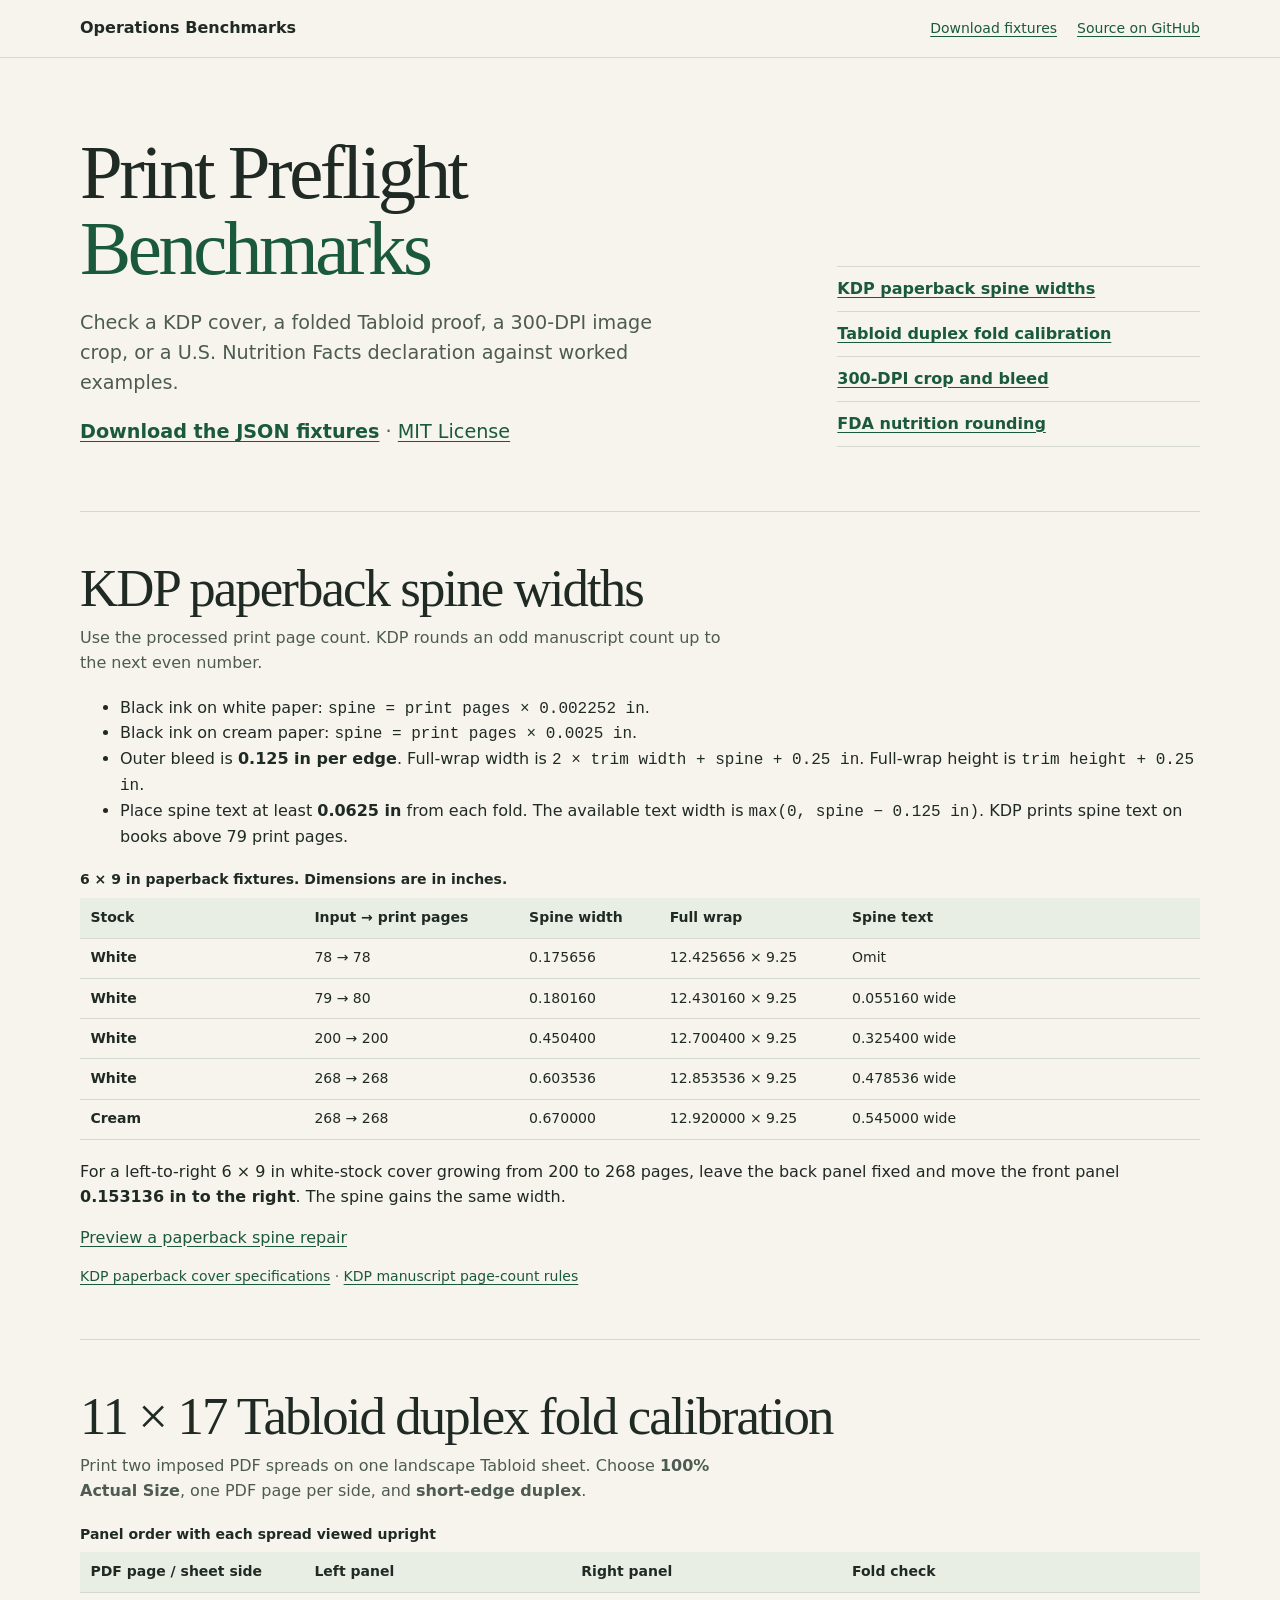
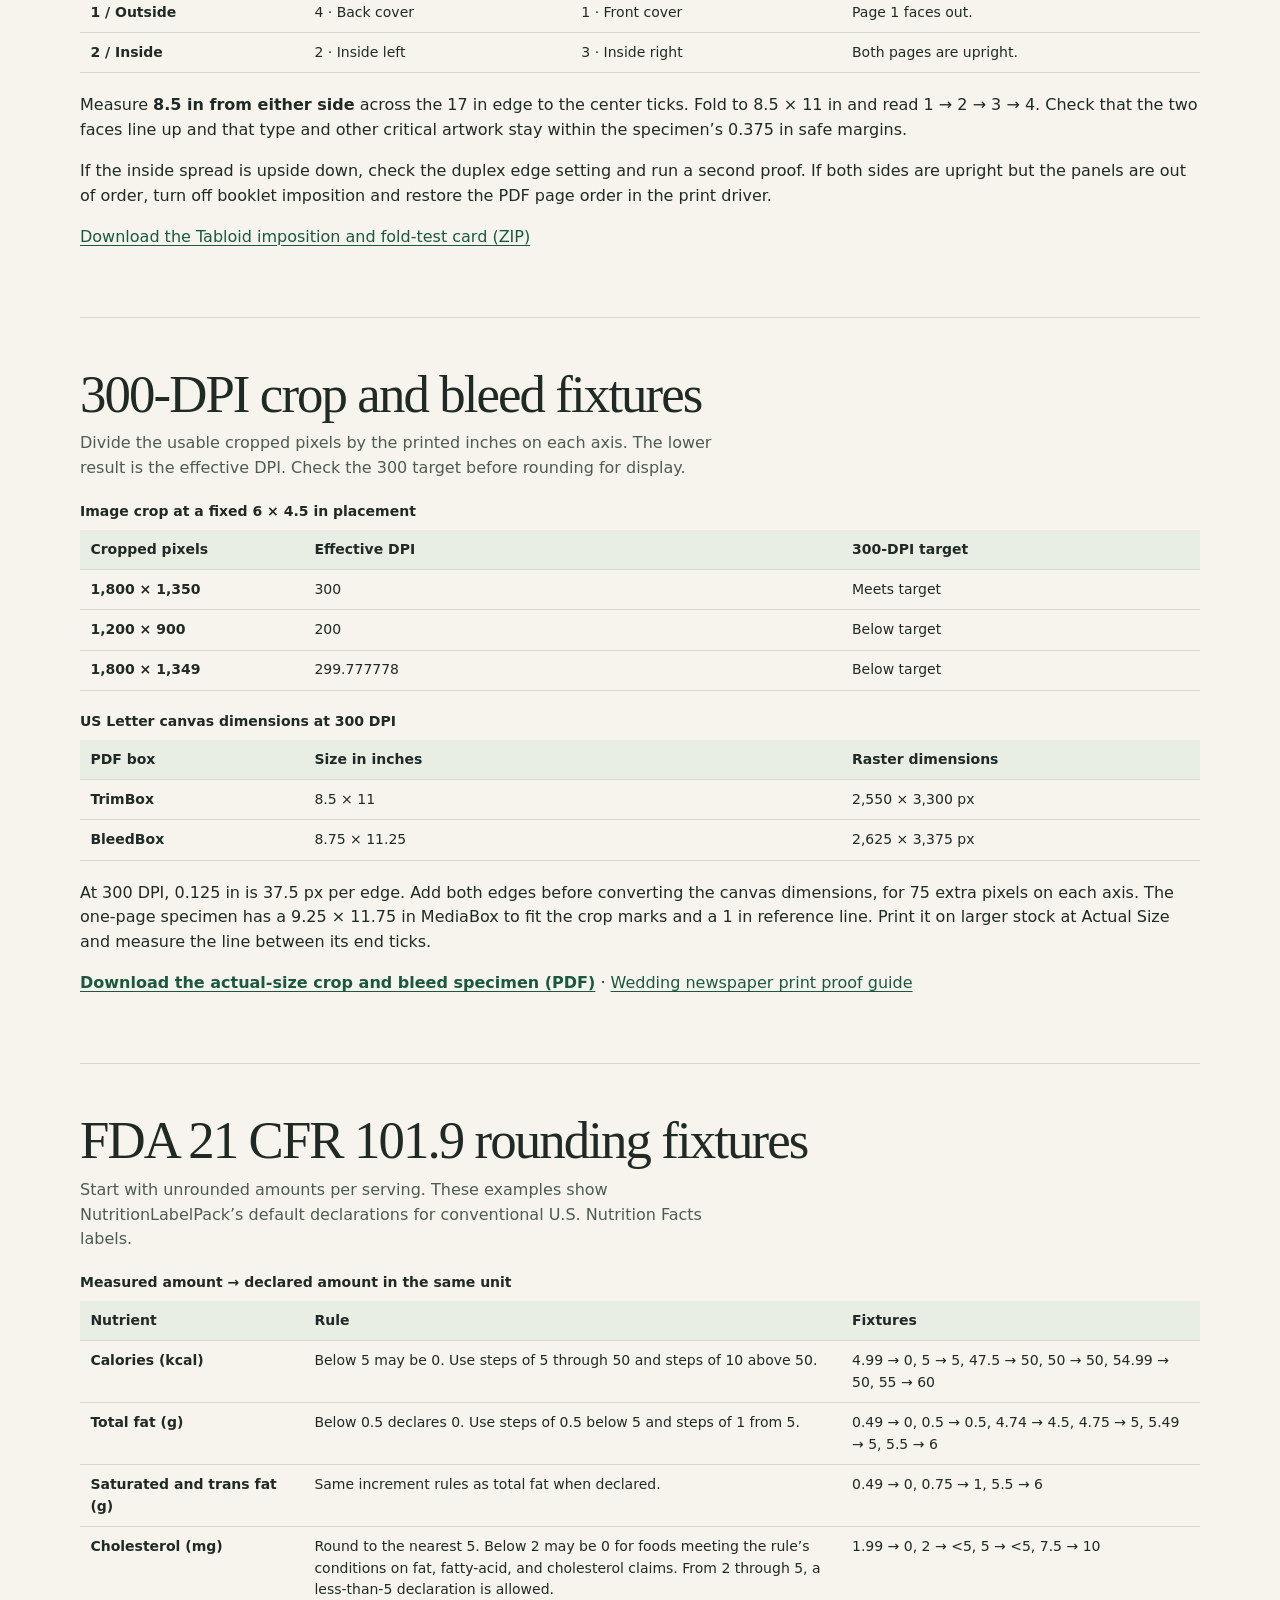
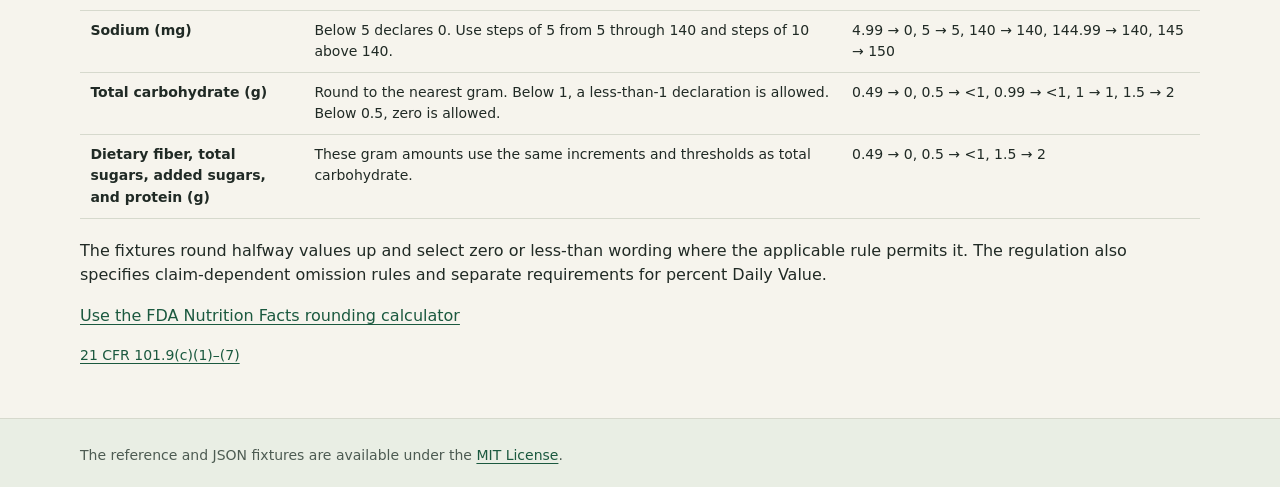
<file: print-preflight.html>
<!doctype html>
<!-- SPDX-License-Identifier: MIT -->
<html lang="en">
<head>
  <meta charset="utf-8">
  <meta name="viewport" content="width=device-width, initial-scale=1">
  <meta http-equiv="Content-Security-Policy" content="default-src 'none'; style-src 'self'; base-uri 'none'; form-action 'none'">
  <title>Print Preflight Benchmarks | KDP, Tabloid Duplex &amp; FDA Rounding</title>
  <meta name="description" content="MIT-licensed print preflight fixtures for KDP paperback spines, 11 × 17 Tabloid duplex folds, 300-DPI crop and bleed, and FDA 21 CFR 101.9 rounding.">
  <link rel="canonical" href="https://shihaowei49-cloud.github.io/b2b-ops-finops-benchmarks/print-preflight.html">
  <link rel="stylesheet" href="./styles.css">
  <link rel="license" href="./LICENSE.print-preflight.txt">
</head>
<body>
  <a class="skip" href="#main">Skip to content</a>
  <header class="site-header">
    <div class="shell header-inner">
      <a class="brand" href="./">Operations Benchmarks</a>
      <nav aria-label="Project links">
        <a href="./print-preflight-fixtures.json" download>Download fixtures</a>
        <a href="https://github.com/shihaowei49-cloud/b2b-ops-finops-benchmarks/blob/main/print-preflight.html">Source on GitHub</a>
      </nav>
    </div>
  </header>

  <main id="main" class="shell">
    <div class="intro">
      <div>
        <h1>Print Preflight <span>Benchmarks</span></h1>
        <p>Check a KDP cover, a folded Tabloid proof, a 300-DPI image crop, or a U.S. Nutrition Facts declaration against worked examples.</p>
        <p><a href="./print-preflight-fixtures.json" download><strong>Download the JSON fixtures</strong></a> · <a href="./LICENSE.print-preflight.txt">MIT License</a></p>
      </div>
      <nav class="contents" aria-label="On this page">
        <a href="#kdp-spine">KDP paperback spine widths</a>
        <a href="#tabloid-duplex">Tabloid duplex fold calibration</a>
        <a href="#crop-and-bleed">300-DPI crop and bleed</a>
        <a href="#fda-rounding">FDA nutrition rounding</a>
      </nav>
    </div>

    <section id="kdp-spine" aria-labelledby="spine-title">
      <div class="section-heading">
        <h2 id="spine-title">KDP paperback spine widths</h2>
        <p>Use the processed print page count. KDP rounds an odd manuscript count up to the next even number.</p>
      </div>
      <ul>
        <li>Black ink on white paper: <code>spine = print pages × 0.002252 in</code>.</li>
        <li>Black ink on cream paper: <code>spine = print pages × 0.0025 in</code>.</li>
        <li>Outer bleed is <strong>0.125 in per edge</strong>. Full-wrap width is <code>2 × trim width + spine + 0.25 in</code>. Full-wrap height is <code>trim height + 0.25 in</code>.</li>
        <li>Place spine text at least <strong>0.0625 in</strong> from each fold. The available text width is <code>max(0, spine − 0.125 in)</code>. KDP prints spine text on books above 79 print pages.</li>
      </ul>
      <div class="preflight-table preflight-table-wide" role="region" aria-label="KDP spine fixture table" tabindex="0">
        <table>
          <caption>6 × 9 in paperback fixtures. Dimensions are in inches.</caption>
          <thead>
            <tr><th scope="col">Stock</th><th scope="col">Input → print pages</th><th scope="col">Spine width</th><th scope="col">Full wrap</th><th scope="col">Spine text</th></tr>
          </thead>
          <tbody>
            <tr><th scope="row">White</th><td>78 → 78</td><td>0.175656</td><td>12.425656 × 9.25</td><td>Omit</td></tr>
            <tr><th scope="row">White</th><td>79 → 80</td><td>0.180160</td><td>12.430160 × 9.25</td><td>0.055160 wide</td></tr>
            <tr><th scope="row">White</th><td>200 → 200</td><td>0.450400</td><td>12.700400 × 9.25</td><td>0.325400 wide</td></tr>
            <tr><th scope="row">White</th><td>268 → 268</td><td>0.603536</td><td>12.853536 × 9.25</td><td>0.478536 wide</td></tr>
            <tr><th scope="row">Cream</th><td>268 → 268</td><td>0.670000</td><td>12.920000 × 9.25</td><td>0.545000 wide</td></tr>
          </tbody>
        </table>
      </div>
      <p>For a left-to-right 6 × 9 in white-stock cover growing from 200 to 268 pages, leave the back panel fixed and move the front panel <strong>0.153136 in to the right</strong>. The spine gains the same width.</p>
      <p><a href="https://spineretrofit.rowanapps.com/paperback-spine-repair">Preview a paperback spine repair</a></p>
      <p class="references"><a href="https://kdp.amazon.com/en_US/help/topic/G201953020">KDP paperback cover specifications</a> · <a href="https://kdp.amazon.com/en_US/help/topic/G201857950">KDP manuscript page-count rules</a></p>
    </section>

    <section id="tabloid-duplex" aria-labelledby="duplex-title">
      <div class="section-heading">
        <h2 id="duplex-title">11 × 17 Tabloid duplex fold calibration</h2>
        <p>Print two imposed PDF spreads on one landscape Tabloid sheet. Choose <strong>100% Actual Size</strong>, one PDF page per side, and <strong>short-edge duplex</strong>.</p>
      </div>
      <div class="preflight-table" role="region" aria-label="Tabloid duplex calibration table" tabindex="0">
        <table>
          <caption>Panel order with each spread viewed upright</caption>
          <thead>
            <tr><th scope="col">PDF page / sheet side</th><th scope="col">Left panel</th><th scope="col">Right panel</th><th scope="col">Fold check</th></tr>
          </thead>
          <tbody>
            <tr><th scope="row">1 / Outside</th><td>4 · Back cover</td><td>1 · Front cover</td><td>Page 1 faces out.</td></tr>
            <tr><th scope="row">2 / Inside</th><td>2 · Inside left</td><td>3 · Inside right</td><td>Both pages are upright.</td></tr>
          </tbody>
        </table>
      </div>
      <p>Measure <strong>8.5 in from either side</strong> across the 17 in edge to the center ticks. Fold to 8.5 × 11 in and read 1 → 2 → 3 → 4. Check that the two faces line up and that type and other critical artwork stay within the specimen’s 0.375 in safe margins.</p>
      <p>If the inside spread is upside down, check the duplex edge setting and run a second proof. If both sides are upright but the panels are out of order, turn off booklet imposition and restore the PDF page order in the print driver.</p>
      <p><a href="https://wedpaper.rowanapps.com/specimen/newspaper-sample-en.zip">Download the Tabloid imposition and fold-test card (ZIP)</a></p>
    </section>

    <section id="crop-and-bleed" aria-labelledby="crop-title">
      <div class="section-heading">
        <h2 id="crop-title">300-DPI crop and bleed fixtures</h2>
        <p>Divide the usable cropped pixels by the printed inches on each axis. The lower result is the effective DPI. Check the 300 target before rounding for display.</p>
      </div>
      <div class="preflight-table" role="region" aria-label="300-DPI crop fixture table" tabindex="0">
        <table>
          <caption>Image crop at a fixed 6 × 4.5 in placement</caption>
          <thead>
            <tr><th scope="col">Cropped pixels</th><th scope="col">Effective DPI</th><th scope="col">300-DPI target</th></tr>
          </thead>
          <tbody>
            <tr><th scope="row">1,800 × 1,350</th><td>300</td><td>Meets target</td></tr>
            <tr><th scope="row">1,200 × 900</th><td>200</td><td>Below target</td></tr>
            <tr><th scope="row">1,800 × 1,349</th><td>299.777778</td><td>Below target</td></tr>
          </tbody>
        </table>
      </div>
      <div class="preflight-table" role="region" aria-label="US Letter trim and bleed fixture table" tabindex="0">
        <table>
          <caption>US Letter canvas dimensions at 300 DPI</caption>
          <thead>
            <tr><th scope="col">PDF box</th><th scope="col">Size in inches</th><th scope="col">Raster dimensions</th></tr>
          </thead>
          <tbody>
            <tr><th scope="row">TrimBox</th><td>8.5 × 11</td><td>2,550 × 3,300 px</td></tr>
            <tr><th scope="row">BleedBox</th><td>8.75 × 11.25</td><td>2,625 × 3,375 px</td></tr>
          </tbody>
        </table>
      </div>
      <p>At 300 DPI, 0.125 in is 37.5 px per edge. Add both edges before converting the canvas dimensions, for 75 extra pixels on each axis. The one-page specimen has a 9.25 × 11.75 in MediaBox to fit the crop marks and a 1 in reference line. Print it on larger stock at Actual Size and measure the line between its end ticks.</p>
      <p><a href="https://wedpaper.rowanapps.com/specimen/actual-size-print-sample.pdf"><strong>Download the actual-size crop and bleed specimen (PDF)</strong></a> · <a href="https://wedpaper.rowanapps.com/wedding-newspaper-actual-size-print-proof">Wedding newspaper print proof guide</a></p>
    </section>

    <section id="fda-rounding" aria-labelledby="fda-title">
      <div class="section-heading">
        <h2 id="fda-title">FDA 21 CFR 101.9 rounding fixtures</h2>
        <p>Start with unrounded amounts per serving. These examples show NutritionLabelPack’s default declarations for conventional U.S. Nutrition Facts labels.</p>
      </div>
      <div class="preflight-table" role="region" aria-label="FDA rounding fixture table" tabindex="0">
        <table>
          <caption>Measured amount → declared amount in the same unit</caption>
          <thead>
            <tr><th scope="col">Nutrient</th><th scope="col">Rule</th><th scope="col">Fixtures</th></tr>
          </thead>
          <tbody>
            <tr><th scope="row">Calories (kcal)</th><td>Below 5 may be 0. Use steps of 5 through 50 and steps of 10 above 50.</td><td>4.99 → 0, 5 → 5, 47.5 → 50, 50 → 50, 54.99 → 50, 55 → 60</td></tr>
            <tr><th scope="row">Total fat (g)</th><td>Below 0.5 declares 0. Use steps of 0.5 below 5 and steps of 1 from 5.</td><td>0.49 → 0, 0.5 → 0.5, 4.74 → 4.5, 4.75 → 5, 5.49 → 5, 5.5 → 6</td></tr>
            <tr><th scope="row">Saturated and trans fat (g)</th><td>Same increment rules as total fat when declared.</td><td>0.49 → 0, 0.75 → 1, 5.5 → 6</td></tr>
            <tr><th scope="row">Cholesterol (mg)</th><td>Round to the nearest 5. Below 2 may be 0 for foods meeting the rule’s conditions on fat, fatty-acid, and cholesterol claims. From 2 through 5, a less-than-5 declaration is allowed.</td><td>1.99 → 0, 2 → &lt;5, 5 → &lt;5, 7.5 → 10</td></tr>
            <tr><th scope="row">Sodium (mg)</th><td>Below 5 declares 0. Use steps of 5 from 5 through 140 and steps of 10 above 140.</td><td>4.99 → 0, 5 → 5, 140 → 140, 144.99 → 140, 145 → 150</td></tr>
            <tr><th scope="row">Total carbohydrate (g)</th><td>Round to the nearest gram. Below 1, a less-than-1 declaration is allowed. Below 0.5, zero is allowed.</td><td>0.49 → 0, 0.5 → &lt;1, 0.99 → &lt;1, 1 → 1, 1.5 → 2</td></tr>
            <tr><th scope="row">Dietary fiber, total sugars, added sugars, and protein (g)</th><td>These gram amounts use the same increments and thresholds as total carbohydrate.</td><td>0.49 → 0, 0.5 → &lt;1, 1.5 → 2</td></tr>
          </tbody>
        </table>
      </div>
      <p>The fixtures round halfway values up and select zero or less-than wording where the applicable rule permits it. The regulation also specifies claim-dependent omission rules and separate requirements for percent Daily Value.</p>
      <p><a href="https://nutrition.rowanapps.com/tools/fda-nutrition-facts-rounding-calculator">Use the FDA Nutrition Facts rounding calculator</a></p>
      <p class="references"><a href="https://www.ecfr.gov/current/title-21/chapter-I/subchapter-B/part-101/subpart-A/section-101.9">21 CFR 101.9(c)(1)–(7)</a></p>
    </section>
  </main>

  <footer class="site-footer">
    <div class="shell">
      <p>The reference and JSON fixtures are available under the <a href="./LICENSE.print-preflight.txt">MIT License</a>.</p>
    </div>
  </footer>
</body>
</html>
</file>
<file: styles.css>
:root {
  color-scheme: light;
  --paper: #f6f4ed;
  --surface: #fcfbf7;
  --ink: #202a25;
  --muted: #4d5b52;
  --green: #1b593f;
  --line: #d6d9cd;
  --tint: #e9eee4;
  font: 100%/1.55 system-ui, sans-serif;
  color: var(--ink);
  background: var(--paper);
}

* { box-sizing: border-box; }
body { margin: 0; overflow-wrap: anywhere; }
a { color: var(--green); text-underline-offset: .18em; }
a:hover { text-decoration-thickness: 2px; }
:focus-visible { outline: 2px solid var(--green); outline-offset: 3px; }

.shell { width: min(70rem, calc(100% - 2 * clamp(1rem, 4vw, 3rem))); margin-inline: auto; }
.skip { position: absolute; z-index: 1; left: 1rem; top: .75rem; padding: .5rem; background: var(--surface); }
.skip:not(:focus) { clip-path: inset(50%); }
.site-header { border-bottom: 1px solid var(--line); }
.header-inner { display: flex; align-items: baseline; justify-content: space-between; gap: .5rem 1.5rem; flex-wrap: wrap; padding-block: 1rem; }
.brand { color: var(--ink); font-weight: 720; text-decoration: none; }
.header-inner nav { display: flex; flex-wrap: wrap; gap: .5rem 1.25rem; font-size: .875rem; }

.intro { display: grid; grid-template-columns: minmax(0, 2fr) minmax(0, 1fr); gap: 2rem; align-items: end; padding-block: clamp(2rem, 6vw, 5.5rem) clamp(2rem, 5vw, 4.25rem); }
h1, h2 { font-family: Georgia, "Times New Roman", serif; font-weight: 500; }
h1 { margin: 0; font-size: clamp(2.5rem, 6vw, 5rem); letter-spacing: -.045em; line-height: 1; }
h1 span { display: block; color: var(--green); }
.intro p { max-width: 37rem; margin: 1.25rem 0 0; font-size: clamp(1rem, 2vw, 1.2rem); color: var(--muted); }
.contents { display: grid; }
.contents a { display: block; padding: .6rem 0; border-top: 1px solid var(--line); font-weight: 620; }
.contents a:last-child { border-bottom: 1px solid var(--line); }
.notice { border-left: 2px solid var(--green); padding-left: .875rem; }

section { padding-block: clamp(1.6rem, 4vw, 3rem) clamp(2rem, 4vw, 3.8rem); border-top: 1px solid var(--line); }
.section-heading { margin-bottom: 1.25rem; }
h2 { font-size: clamp(2rem, 4.3vw, 3.3rem); letter-spacing: -.036em; line-height: 1.08; margin: 0; }
.section-heading p { max-width: 66ch; margin: .55rem 0 0; color: var(--muted); }
h3 { margin: 0; font-size: 1.08rem; line-height: 1.25; }
.studio-grid {
  display: grid;
  grid-template-columns: repeat(auto-fit, minmax(min(100%, 12rem), 1fr));
  gap: .875rem;
  margin: 0;
  padding: 0;
  list-style: none;
}
.studio-grid li { padding: 1rem; background: var(--surface); border: 1px solid var(--line); border-radius: .375rem; }
.studio-grid p { margin: .5rem 0; color: var(--muted); }
.studio-grid h3 + p + a { font-size: .875rem; }
.calculators, .reference-grid { display: grid; gap: .875rem; }
.calculators { grid-template-columns: repeat(auto-fit, minmax(min(100%, 17rem), 1fr)); }
.reference-grid { grid-template-columns: minmax(0, 1fr) minmax(0, 2.3fr); align-items: start; }
form { display: flex; flex-direction: column; gap: .875rem; min-width: 0; border: 1px solid var(--line); border-radius: .375rem; padding: clamp(.875rem, 2vw, 1.25rem); background: var(--surface); }
.fields { display: grid; grid-template-columns: repeat(2, minmax(0, 1fr)); gap: .65rem; min-width: 0; margin: 0; border: 0; padding: 0; }
.fields.single { grid-template-columns: minmax(0, 1fr); }
.fields label { display: flex; flex-direction: column; justify-content: space-between; gap: .3rem; font-size: .8125rem; line-height: 1.25; }
input { min-width: 0; width: 100%; min-height: 2.75rem; border: 1px solid #a8b0a5; border-radius: .25rem; padding: .35rem .5rem; font: 1rem/1.1 system-ui, sans-serif; font-variant-numeric: tabular-nums; color: var(--ink); background: white; }
.field-note { color: var(--muted); font-size: .8125rem; margin: 0; }
.result { display: flex; flex-wrap: wrap; align-items: baseline; justify-content: space-between; gap: .25rem .75rem; margin-top: auto; background: var(--tint); padding: .55rem .65rem; font-size: .85rem; }
output { font-weight: 720; color: var(--green); font-variant-numeric: tabular-nums; }

table { width: 100%; table-layout: fixed; border-collapse: collapse; margin-top: 1.25rem; font-size: .875rem; }
.reference-grid table { margin-top: 0; }
.preflight-table { overflow-x: auto; margin-block: 1.25rem; }
.preflight-table table { table-layout: auto; margin-top: 0; font-variant-numeric: tabular-nums; }
.preflight-table-wide table { min-width: 28rem; }
.preflight-table th, .preflight-table td { width: auto; }
.preflight-table tbody th { font-weight: 620; }
caption { text-align: left; font-weight: 700; padding-bottom: .45rem; }
th, td { padding: .55rem .65rem; text-align: left; vertical-align: top; border-bottom: 1px solid var(--line); }
thead { background: var(--tint); }
tr > :first-child { width: 20%; }
tr > :last-child { width: 32%; }
code { font-family: ui-monospace, monospace; }
.references { color: var(--muted); font-size: .875rem; margin: 1rem 0 0; }
.site-footer { background: var(--tint); border-top: 1px solid var(--line); padding-block: .75rem; font-size: .875rem; color: var(--muted); }

@media (max-width: 47rem) {
  .intro, .reference-grid { grid-template-columns: minmax(0, 1fr); }
  .reference-grid table { margin-top: .55rem; }
}

@media (max-width: 32rem) {
  th, td { padding: .45rem .3rem; }
  tr > :first-child { width: 25%; }
  tr > :last-child { width: 30%; }
}
</file>
